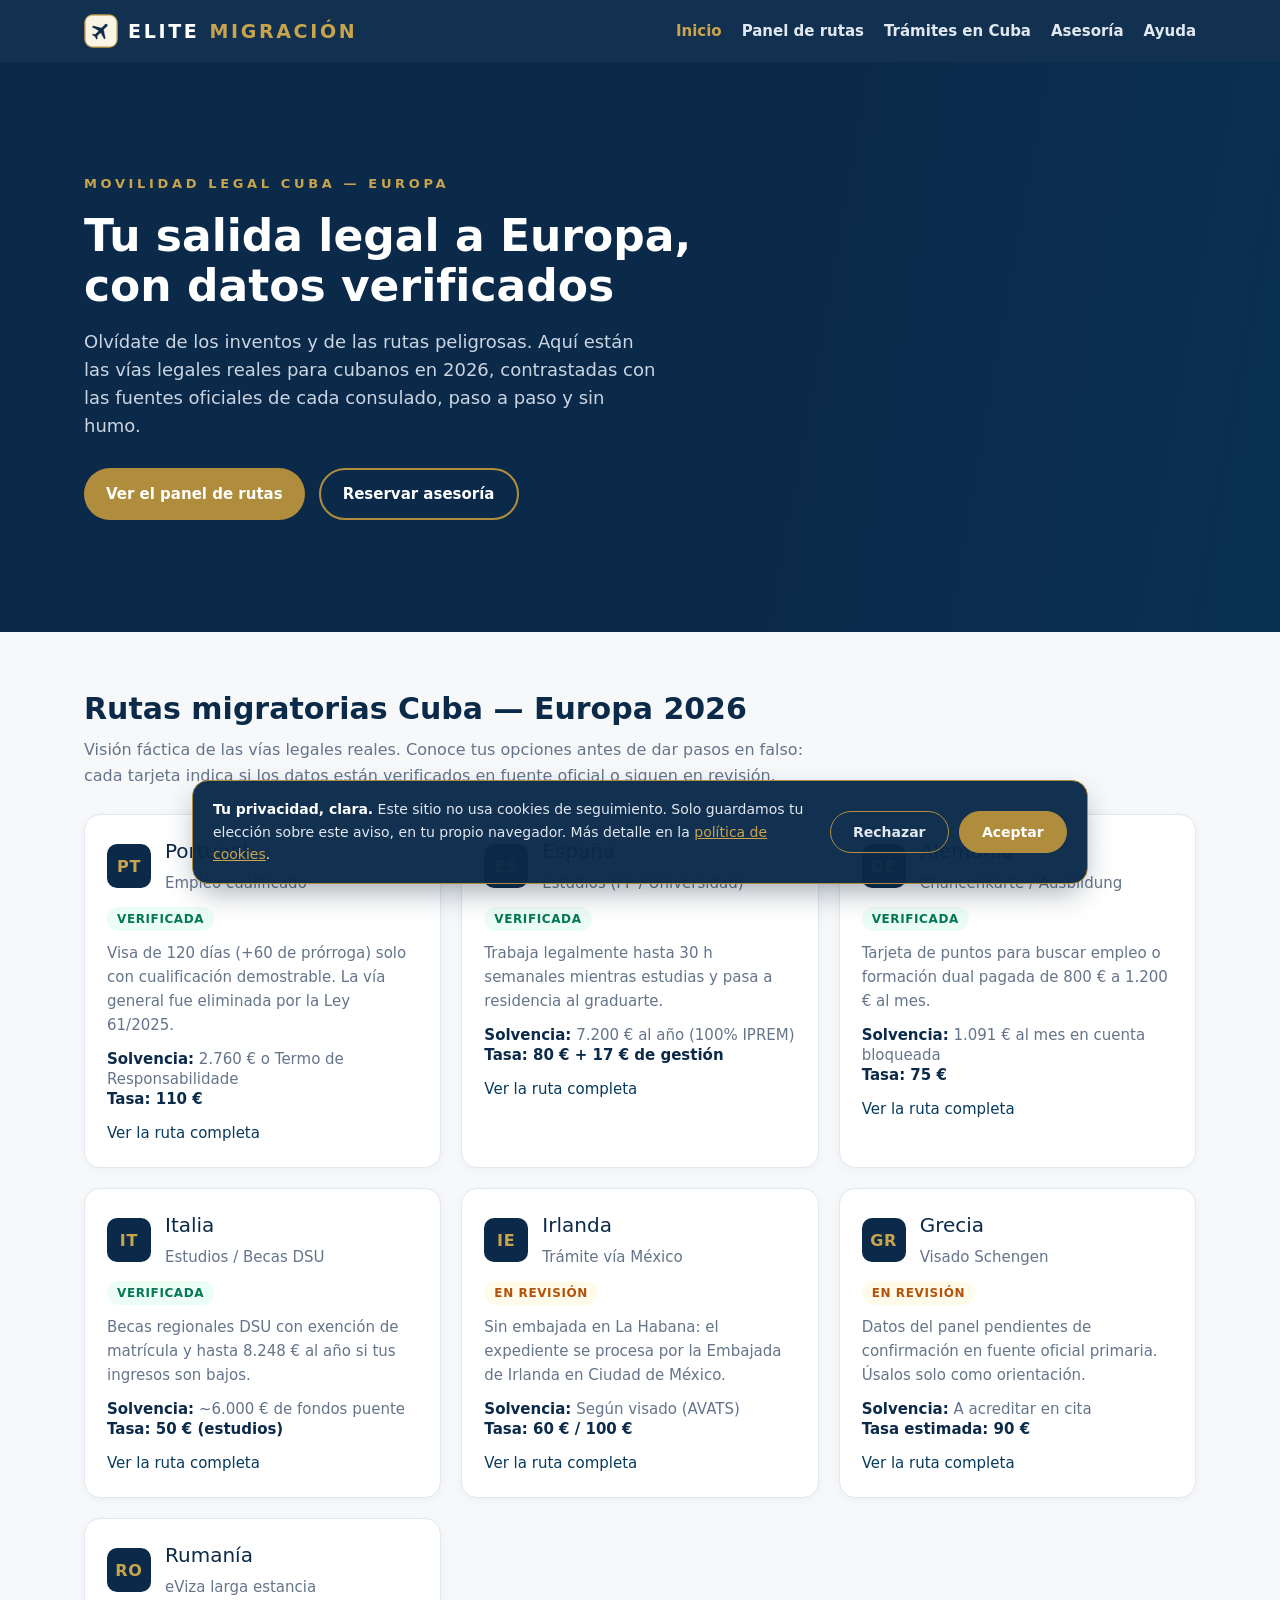
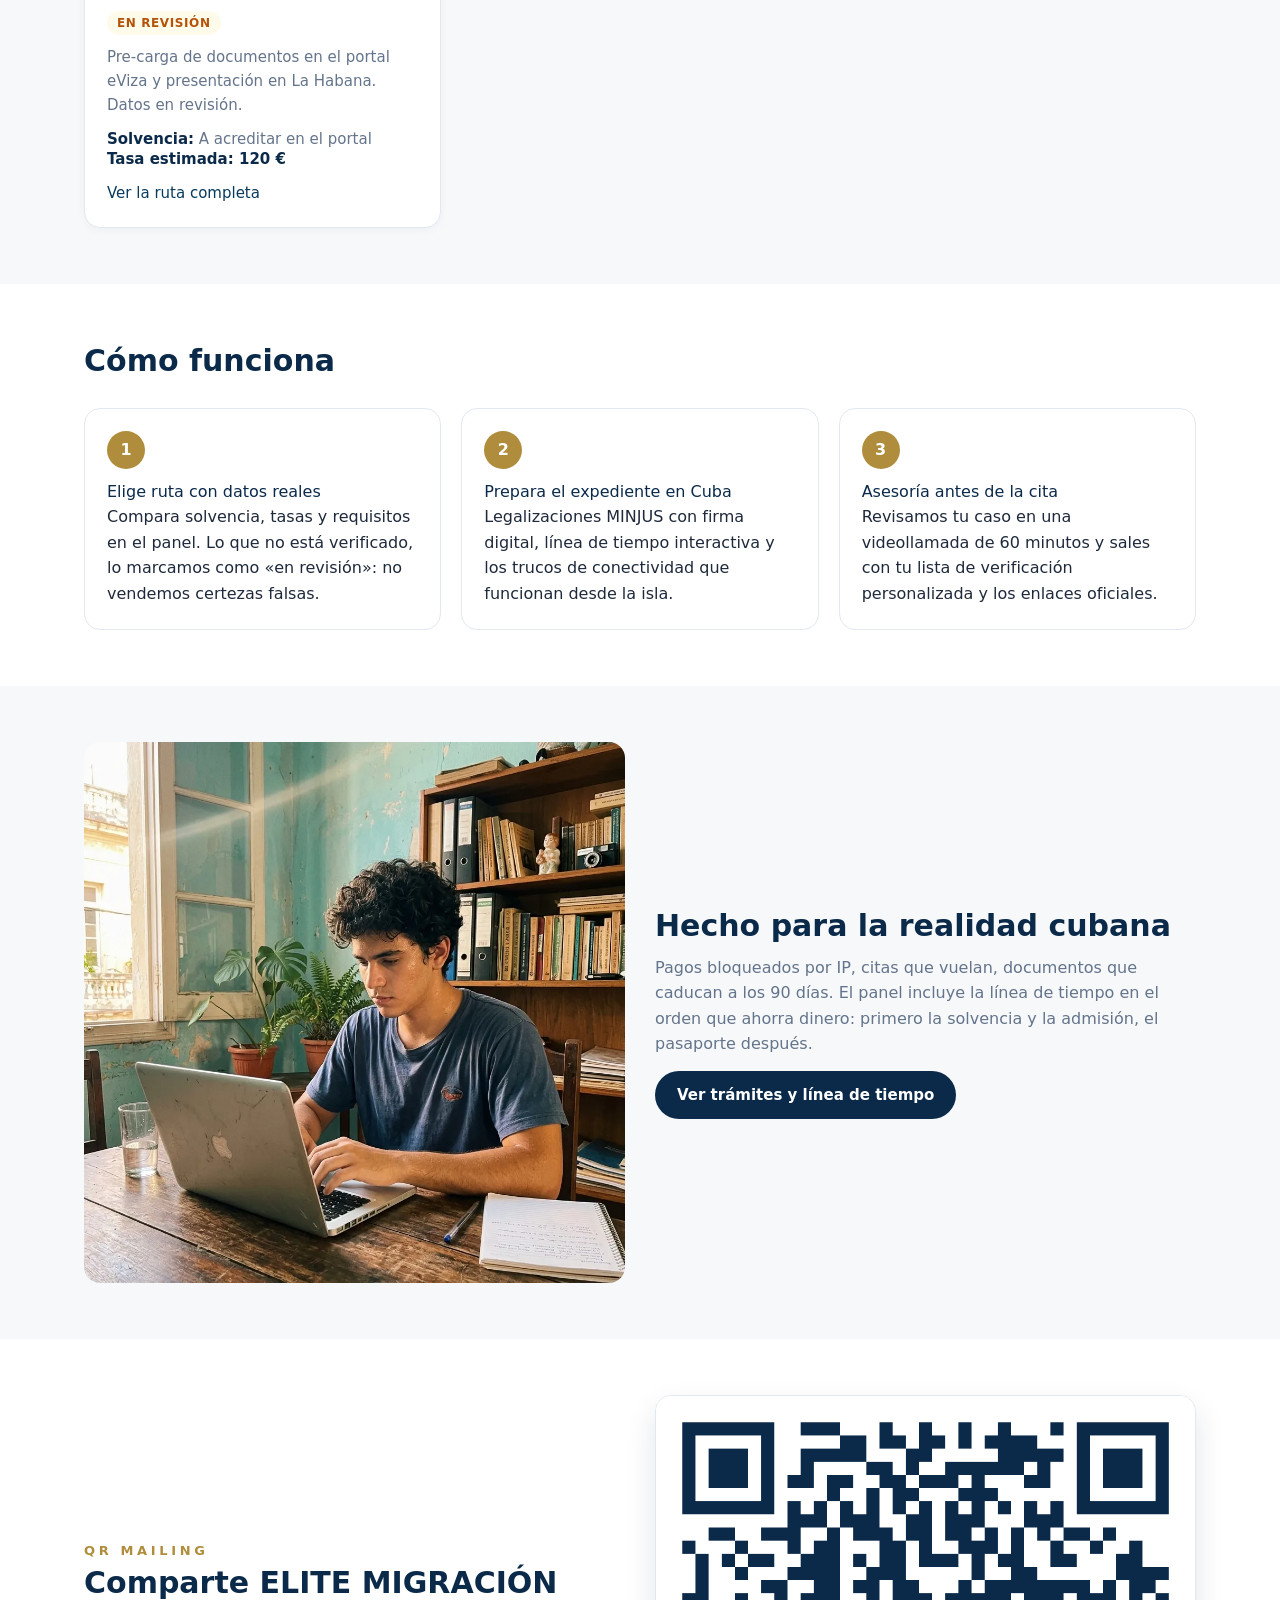
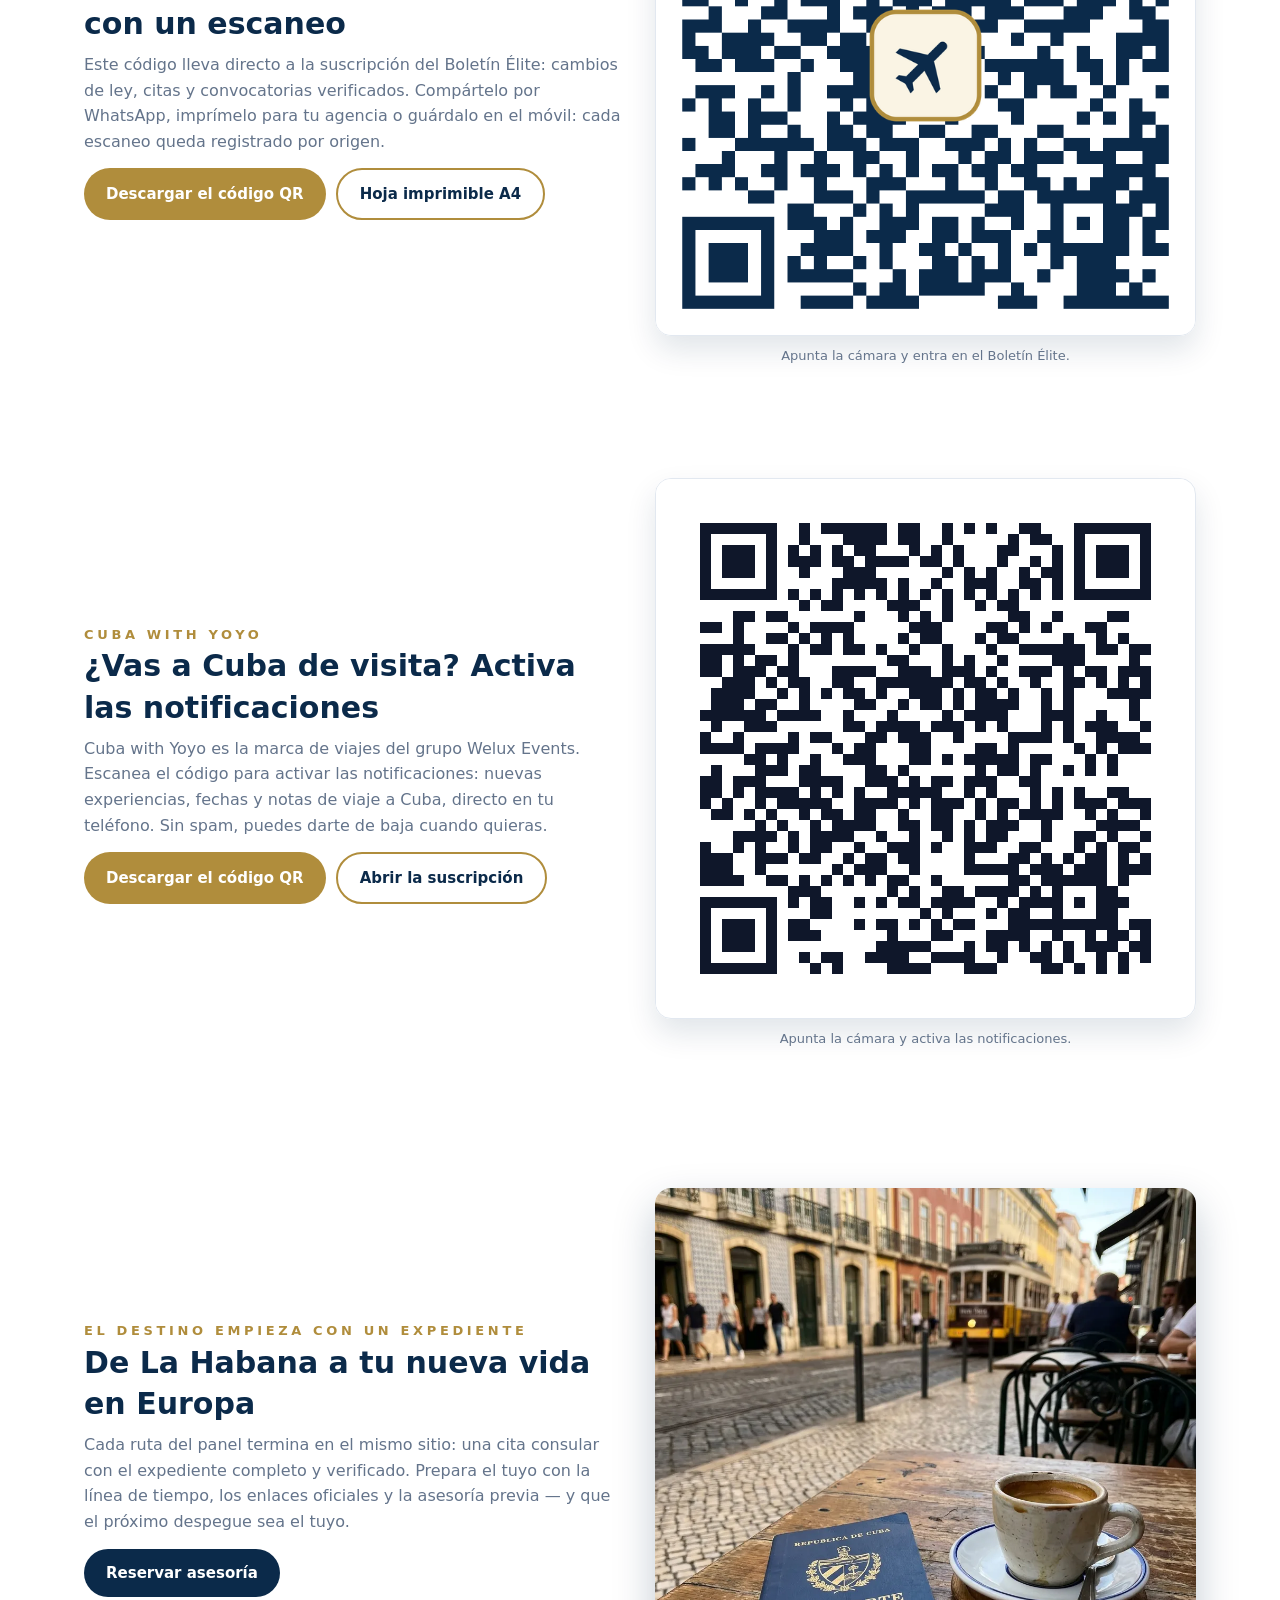
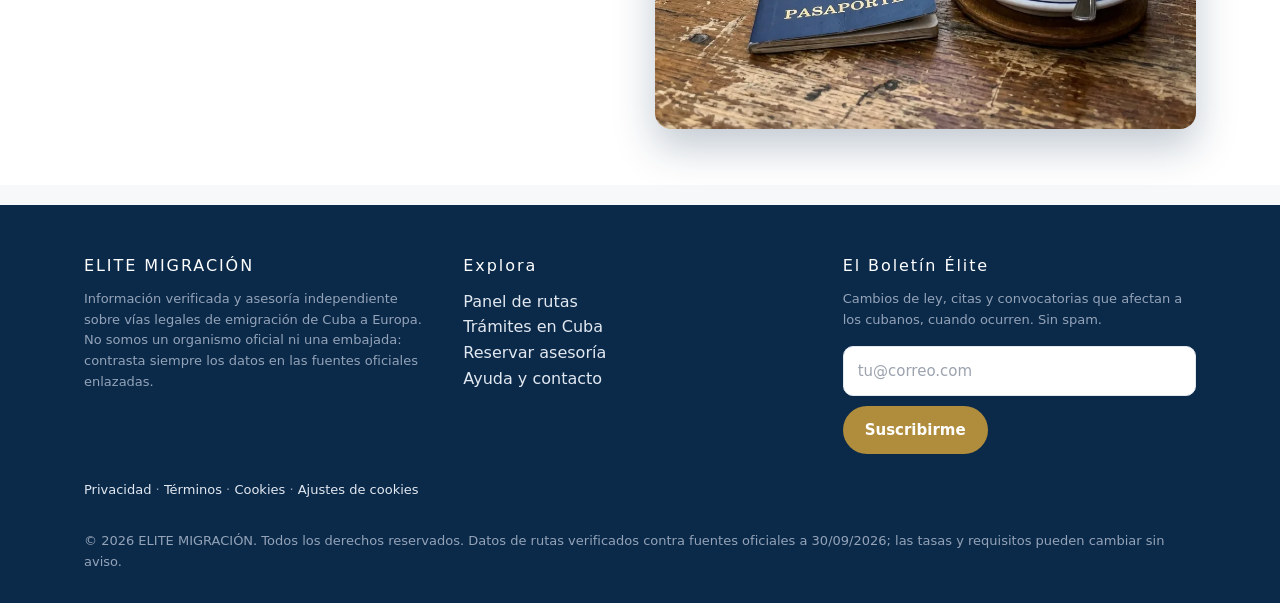
<file: public/index.html>
<!DOCTYPE html>
<html lang="es">
<head>
<meta charset="UTF-8"/>
<meta name="viewport" content="width=device-width, initial-scale=1.0"/>
<title>ELITE MIGRACIÓN | Tu salida legal a Europa, con datos verificados</title>
<meta name="description" content="Vías legales reales de emigración de Cuba a Europa en 2026: España, Portugal, Alemania, Italia y más, verificadas contra fuentes oficiales."/>
<meta property="og:title" content="ELITE MIGRACIÓN | Tu salida legal a Europa, con datos verificados"/>
<meta property="og:description" content="Vías legales reales de emigración de Cuba a Europa en 2026: España, Portugal, Alemania, Italia y más, verificadas contra fuentes oficiales."/>
<meta property="og:type" content="website"/>
<meta property="og:image" content="https://elite-migracion.pages.dev/assets/img/og-cover.jpg"/>
<meta property="og:image:width" content="1200"/>
<meta property="og:image:height" content="630"/>
<meta property="og:image:alt" content="ELITE MIGRACIÓN — Tu salida legal a Europa, con datos verificados"/>
<meta name="twitter:card" content="summary_large_image"/>
<meta name="twitter:image" content="https://elite-migracion.pages.dev/assets/img/og-cover.jpg"/>


<link rel="icon" type="image/svg+xml" href="assets/icons/favicon.svg"/>
<link rel="icon" type="image/png" sizes="32x32" href="assets/icons/favicon-32.png"/>
<link rel="apple-touch-icon" sizes="180x180" href="assets/icons/apple-touch-icon.png"/>
<link rel="stylesheet" href="assets/css/site.css"/>
</head>
<body>
<header class="site"><div class="wrap nav">
<a class="brand" href="index.html"><img src="assets/icons/apple-touch-icon.png" alt="Logotipo de ELITE MIGRACIÓN" width="34" height="34" style="border-radius:9px"/>ELITE <span>MIGRACIÓN</span></a>
<nav><a href="index.html" style="color:#C9A44C">Inicio</a><a href="dashboard.html">Panel de rutas</a><a href="tramites.html">Trámites en Cuba</a><a href="booking.html">Asesoría</a><a href="chat.html">Ayuda</a></nav>
</div></header>

<section class="relative overflow-hidden bg-navy !py-0 text-white">
<video class="absolute inset-0 h-full w-full object-cover" autoplay muted loop playsinline preload="auto" aria-hidden="true"><source src="assets/video/hero-loop.mp4?v=8s" type="video/mp4"/></video>
<div class="absolute inset-0" style="background:linear-gradient(100deg,rgba(11,42,74,.96) 30%,rgba(11,42,74,.72) 62%,rgba(6,58,94,.38))"></div>
<div class="relative mx-auto max-w-6xl px-5 py-24 md:py-28">
<p class="eyebrow">Movilidad legal Cuba — Europa</p>
<h1 class="mt-4 max-w-2xl text-4xl font-bold leading-[1.15] md:text-[44px]">Tu salida legal a Europa, con datos verificados</h1>
<p class="mt-4 max-w-xl text-lg text-slate-300">Olvídate de los inventos y de las rutas peligrosas. Aquí están las vías legales reales para cubanos en 2026, contrastadas con las fuentes oficiales de cada consulado, paso a paso y sin humo.</p>
<div class="mt-7 flex flex-wrap gap-3.5"><a class="btn" href="dashboard.html">Ver el panel de rutas</a><a class="btn ghost" style="color:#fff" href="booking.html">Reservar asesoría</a></div>
</div>
</section>

<section><div class="wrap">
<h2 class="title">Rutas migratorias Cuba — Europa 2026</h2>
<p class="lead">Visión fáctica de las vías legales reales. Conoce tus opciones antes de dar pasos en falso: cada tarjeta indica si los datos están verificados en fuente oficial o siguen en revisión.</p>
<div class="grid"><article class="card"><div class="top"><span class="code">PT</span><div><h3>Portugal</h3><p>Empleo cualificado</p></div></div>
<span class="chip ok">Verificada</span><p style="margin-top:10px">Visa de 120 días (+60 de prórroga) solo con cualificación demostrable. La vía general fue eliminada por la Ley 61/2025.</p>
<p class="kv"><b>Solvencia:</b> 2.760 € o Termo de Responsabilidade<br/><b>Tasa: 110 €</b></p>
<p style="margin-top:12px"><a href="dashboard.html#pt">Ver la ruta completa</a></p></article><article class="card"><div class="top"><span class="code">ES</span><div><h3>España</h3><p>Estudios (FP / Universidad)</p></div></div>
<span class="chip ok">Verificada</span><p style="margin-top:10px">Trabaja legalmente hasta 30 h semanales mientras estudias y pasa a residencia al graduarte.</p>
<p class="kv"><b>Solvencia:</b> 7.200 € al año (100% IPREM)<br/><b>Tasa: 80 € + 17 € de gestión</b></p>
<p style="margin-top:12px"><a href="dashboard.html#es">Ver la ruta completa</a></p></article><article class="card"><div class="top"><span class="code">DE</span><div><h3>Alemania</h3><p>Chancenkarte / Ausbildung</p></div></div>
<span class="chip ok">Verificada</span><p style="margin-top:10px">Tarjeta de puntos para buscar empleo o formación dual pagada de 800 € a 1.200 € al mes.</p>
<p class="kv"><b>Solvencia:</b> 1.091 € al mes en cuenta bloqueada<br/><b>Tasa: 75 €</b></p>
<p style="margin-top:12px"><a href="dashboard.html#de">Ver la ruta completa</a></p></article><article class="card"><div class="top"><span class="code">IT</span><div><h3>Italia</h3><p>Estudios / Becas DSU</p></div></div>
<span class="chip ok">Verificada</span><p style="margin-top:10px">Becas regionales DSU con exención de matrícula y hasta 8.248 € al año si tus ingresos son bajos.</p>
<p class="kv"><b>Solvencia:</b> ~6.000 € de fondos puente<br/><b>Tasa: 50 € (estudios)</b></p>
<p style="margin-top:12px"><a href="dashboard.html#it">Ver la ruta completa</a></p></article><article class="card"><div class="top"><span class="code">IE</span><div><h3>Irlanda</h3><p>Trámite vía México</p></div></div>
<span class="chip rev">En revisión</span><p style="margin-top:10px">Sin embajada en La Habana: el expediente se procesa por la Embajada de Irlanda en Ciudad de México.</p>
<p class="kv"><b>Solvencia:</b> Según visado (AVATS)<br/><b>Tasa: 60 € / 100 €</b></p>
<p style="margin-top:12px"><a href="dashboard.html#ie">Ver la ruta completa</a></p></article><article class="card"><div class="top"><span class="code">GR</span><div><h3>Grecia</h3><p>Visado Schengen</p></div></div>
<span class="chip rev">En revisión</span><p style="margin-top:10px">Datos del panel pendientes de confirmación en fuente oficial primaria. Úsalos solo como orientación.</p>
<p class="kv"><b>Solvencia:</b> A acreditar en cita<br/><b>Tasa estimada: 90 €</b></p>
<p style="margin-top:12px"><a href="dashboard.html#gr">Ver la ruta completa</a></p></article><article class="card"><div class="top"><span class="code">RO</span><div><h3>Rumanía</h3><p>eViza larga estancia</p></div></div>
<span class="chip rev">En revisión</span><p style="margin-top:10px">Pre-carga de documentos en el portal eViza y presentación en La Habana. Datos en revisión.</p>
<p class="kv"><b>Solvencia:</b> A acreditar en el portal<br/><b>Tasa estimada: 120 €</b></p>
<p style="margin-top:12px"><a href="dashboard.html#ro">Ver la ruta completa</a></p></article></div>
</div></section>

<section style="background:#fff"><div class="wrap">
<h2 class="title">Cómo funciona</h2>
<div class="steps">
<div class="step"><div class="n">1</div><h3>Elige ruta con datos reales</h3><p>Compara solvencia, tasas y requisitos en el panel. Lo que no está verificado, lo marcamos como «en revisión»: no vendemos certezas falsas.</p></div>
<div class="step"><div class="n">2</div><h3>Prepara el expediente en Cuba</h3><p>Legalizaciones MINJUS con firma digital, línea de tiempo interactiva y los trucos de conectividad que funcionan desde la isla.</p></div>
<div class="step"><div class="n">3</div><h3>Asesoría antes de la cita</h3><p>Revisamos tu caso en una videollamada de 60 minutos y sales con tu lista de verificación personalizada y los enlaces oficiales.</p></div>
</div>
</div></section>

<section><div class="wrap split">
<picture><source srcset="assets/img/cuban_youth_laptop_havana.webp" type="image/webp"/><img src="cuban_youth_laptop_havana.png" alt="Joven cubano preparando su expediente en La Habana" loading="lazy"/></picture>
<div><h2 class="title">Hecho para la realidad cubana</h2>
<p class="lead">Pagos bloqueados por IP, citas que vuelan, documentos que caducan a los 90 días. El panel incluye la línea de tiempo en el orden que ahorra dinero: primero la solvencia y la admisión, el pasaporte después.</p>
<p style="margin-top:14px"><a class="btn navy" href="tramites.html">Ver trámites y línea de tiempo</a></p></div>
</div></section>

<section style="background:#fff"><div class="wrap split">
<div><p class="eyebrow" style="color:#B08D3C">QR Mailing</p>
<h2 class="title">Comparte ELITE MIGRACIÓN con un escaneo</h2>
<p class="lead">Este código lleva directo a la suscripción del Boletín Élite: cambios de ley, citas y convocatorias verificados. Compártelo por WhatsApp, imprímelo para tu agencia o guárdalo en el móvil: cada escaneo queda registrado por origen.</p>
<p style="margin-top:14px;display:flex;gap:10px;flex-wrap:wrap"><a class="btn" href="assets/qr/qr-flyer.png" download>Descargar el código QR</a><a class="btn ghost" href="assets/qr/hoja-qr-flyer.png" download>Hoja imprimible A4</a></p></div>
<div style="text-align:center"><img src="assets/qr/qr-flyer.png" alt="Código QR de suscripción al Boletín Élite de ELITE MIGRACIÓN" width="300" height="300" loading="lazy" style="border:1px solid #E2E8F0;border-radius:16px;box-shadow:0 14px 30px rgba(11,42,74,.12)"/><p class="note">Apunta la cámara y entra en el Boletín Élite.</p></div>
</div></section>

<section style="background:#fff"><div class="wrap split">
<div><p class="eyebrow" style="color:#B08D3C">Cuba with Yoyo</p>
<h2 class="title">¿Vas a Cuba de visita? Activa las notificaciones</h2>
<p class="lead">Cuba with Yoyo es la marca de viajes del grupo Welux Events. Escanea el código para activar las notificaciones: nuevas experiencias, fechas y notas de viaje a Cuba, directo en tu teléfono. Sin spam, puedes darte de baja cuando quieras.</p>
<p style="margin-top:14px;display:flex;gap:10px;flex-wrap:wrap"><a class="btn" href="assets/qr/scanpush-cuba-with-yoyo.svg" download>Descargar el código QR</a><a class="btn ghost" href="https://qr.cubawithyoyo.com/?qr=cuba-with-yoyo">Abrir la suscripción</a></p></div>
<div style="text-align:center"><img src="assets/qr/scanpush-cuba-with-yoyo.svg" alt="Código QR para activar las notificaciones de Cuba with Yoyo" width="300" height="300" loading="lazy" style="border:1px solid #E2E8F0;border-radius:16px;box-shadow:0 14px 30px rgba(11,42,74,.12)"/><p class="note">Apunta la cámara y activa las notificaciones.</p></div>
</div></section>

<section class="bg-white"><div class="mx-auto grid max-w-6xl items-center gap-[30px] px-5 md:grid-cols-2">
<div><p class="eyebrow" style="color:#B08D3C">El destino empieza con un expediente</p>
<h2 class="title">De La Habana a tu nueva vida en Europa</h2>
<p class="lead">Cada ruta del panel termina en el mismo sitio: una cita consular con el expediente completo y verificado. Prepara el tuyo con la línea de tiempo, los enlaces oficiales y la asesoría previa — y que el próximo despegue sea el tuyo.</p>
<p style="margin-top:14px"><a class="btn navy" href="booking.html">Reservar asesoría</a></p></div>
<video autoplay muted loop playsinline preload="metadata" poster="assets/img/lisbon_cafe_passport.webp" style="width:100%;border-radius:16px;box-shadow:0 18px 40px rgba(11,42,74,.25)"><source src="assets/video/hero.mp4" type="video/mp4"/></video>
</div></section>

<footer class="site"><div class="wrap">
<div class="fgrid">
<div><h4>ELITE MIGRACIÓN</h4>
<p class="small" style="margin-top:10px">Información verificada y asesoría independiente sobre vías legales de emigración de Cuba a Europa. No somos un organismo oficial ni una embajada: contrasta siempre los datos en las fuentes oficiales enlazadas.</p></div>
<div><h4>Explora</h4>
<p style="margin-top:10px"><a href="dashboard.html">Panel de rutas</a><br/><a href="tramites.html">Trámites en Cuba</a><br/><a href="booking.html">Reservar asesoría</a><br/><a href="chat.html">Ayuda y contacto</a></p></div>
<div><h4>El Boletín Élite</h4>
<p class="small" style="margin-top:10px">Cambios de ley, citas y convocatorias que afectan a los cubanos, cuando ocurren. Sin spam.</p>
<form class="news" id="news-form" novalidate>
<input type="email" name="email" required placeholder="tu@correo.com" aria-label="Correo electrónico"/>
<input type="text" name="company" tabindex="-1" autocomplete="off" aria-hidden="true" style="display:none"/>
<button class="btn" type="submit">Suscribirme</button>
<p class="status" id="news-status" role="status"></p>
</form></div>
</div>
<p class="small" style="margin-top:26px"><a href="privacidad.html">Privacidad</a> · <a href="terminos.html">Términos</a> · <a href="cookies.html">Cookies</a> · <a href="#" data-elite-cookie-settings>Ajustes de cookies</a></p>
<p class="small" style="margin-top:30px">© 2026 ELITE MIGRACIÓN. Todos los derechos reservados. Datos de rutas verificados contra fuentes oficiales a 30/09/2026; las tasas y requisitos pueden cambiar sin aviso.</p>
</div></footer>
<script>
(function(){var f=document.getElementById('news-form');if(!f)return;var st=document.getElementById('news-status');
var src=(new URLSearchParams(location.search).get('src')||'').slice(0,40);
f.addEventListener('submit',function(e){e.preventDefault();var em=f.querySelector('input[name=email]').value.trim();
if(!em||em.indexOf('@')<0){st.textContent='Escribe un correo válido.';return;}
fetch('/api/newsletter',{method:'POST',headers:{'Content-Type':'application/json'},body:JSON.stringify({email:em,company:f.querySelector('input[name=company]').value,src:src})})
.then(function(r){return r.json();}).then(function(b){st.textContent=b&&b.ok?'Gracias: ya estás dentro del Boletín Élite.':'Algo salió mal. Inténtalo de nuevo.';if(b&&b.ok)f.reset();})
.catch(function(){st.textContent='Algo salió mal. Inténtalo de nuevo.';});});})();
</script>
<style>
#elite-cookie{display:none;position:fixed;left:0;right:0;bottom:0;z-index:9999;padding:1rem;justify-content:center}
#elite-cookie.cw-show{display:flex}
#elite-cookie .in{max-width:56rem;width:100%;background:rgba(11,42,74,.97);border:1px solid #B08D3C;border-radius:1rem;box-shadow:0 12px 32px -8px rgba(6,30,52,.45);padding:1.1rem 1.25rem;display:flex;flex-wrap:wrap;gap:.9rem 1.25rem;align-items:center;justify-content:space-between;color:#E2E8F0;font-size:14px;line-height:1.6}
#elite-cookie a{color:#C9A44C;text-decoration:underline}
#elite-cookie .acts{display:flex;gap:.6rem;flex-wrap:wrap}
#elite-cookie button{font:inherit;font-weight:700;border-radius:999px;padding:.55rem 1.4rem;cursor:pointer;border:1px solid #B08D3C}
#elite-cookie .ok{background:#B08D3C;color:#fff}
#elite-cookie .no{background:transparent;color:#E2E8F0}
</style>
<div id="elite-cookie" role="dialog" aria-label="Aviso de cookies">
<div class="in">
<p style="margin:0;flex:1 1 330px"><strong style="color:#fff">Tu privacidad, clara.</strong> Este sitio no usa cookies de seguimiento. Solo guardamos tu elección sobre este aviso, en tu propio navegador. Más detalle en la <a href="cookies.html">política de cookies</a>.</p>
<div class="acts">
<button type="button" class="no" data-elite-reject>Rechazar</button>
<button type="button" class="ok" data-elite-accept>Aceptar</button>
</div>
</div>
</div>
<script>
(function(){var KEY='elite_cookie_consent';var b=document.getElementById('elite-cookie');
function get(){try{return localStorage.getItem(KEY);}catch(e){return null;}}
function set(v){try{localStorage.setItem(KEY,v);}catch(e){}}
function show(){if(b)b.classList.add('cw-show');}
function hide(){if(b)b.classList.remove('cw-show');}
document.querySelectorAll('[data-elite-accept]').forEach(function(el){el.addEventListener('click',function(){set('accepted');hide();});});
document.querySelectorAll('[data-elite-reject]').forEach(function(el){el.addEventListener('click',function(){set('rejected');hide();});});
document.querySelectorAll('[data-elite-cookie-settings]').forEach(function(el){el.addEventListener('click',function(ev){ev.preventDefault();show();});});
window.eliteOpenCookieSettings=show;
if(!get())show();})();
</script>
</body>
</html>
</file>
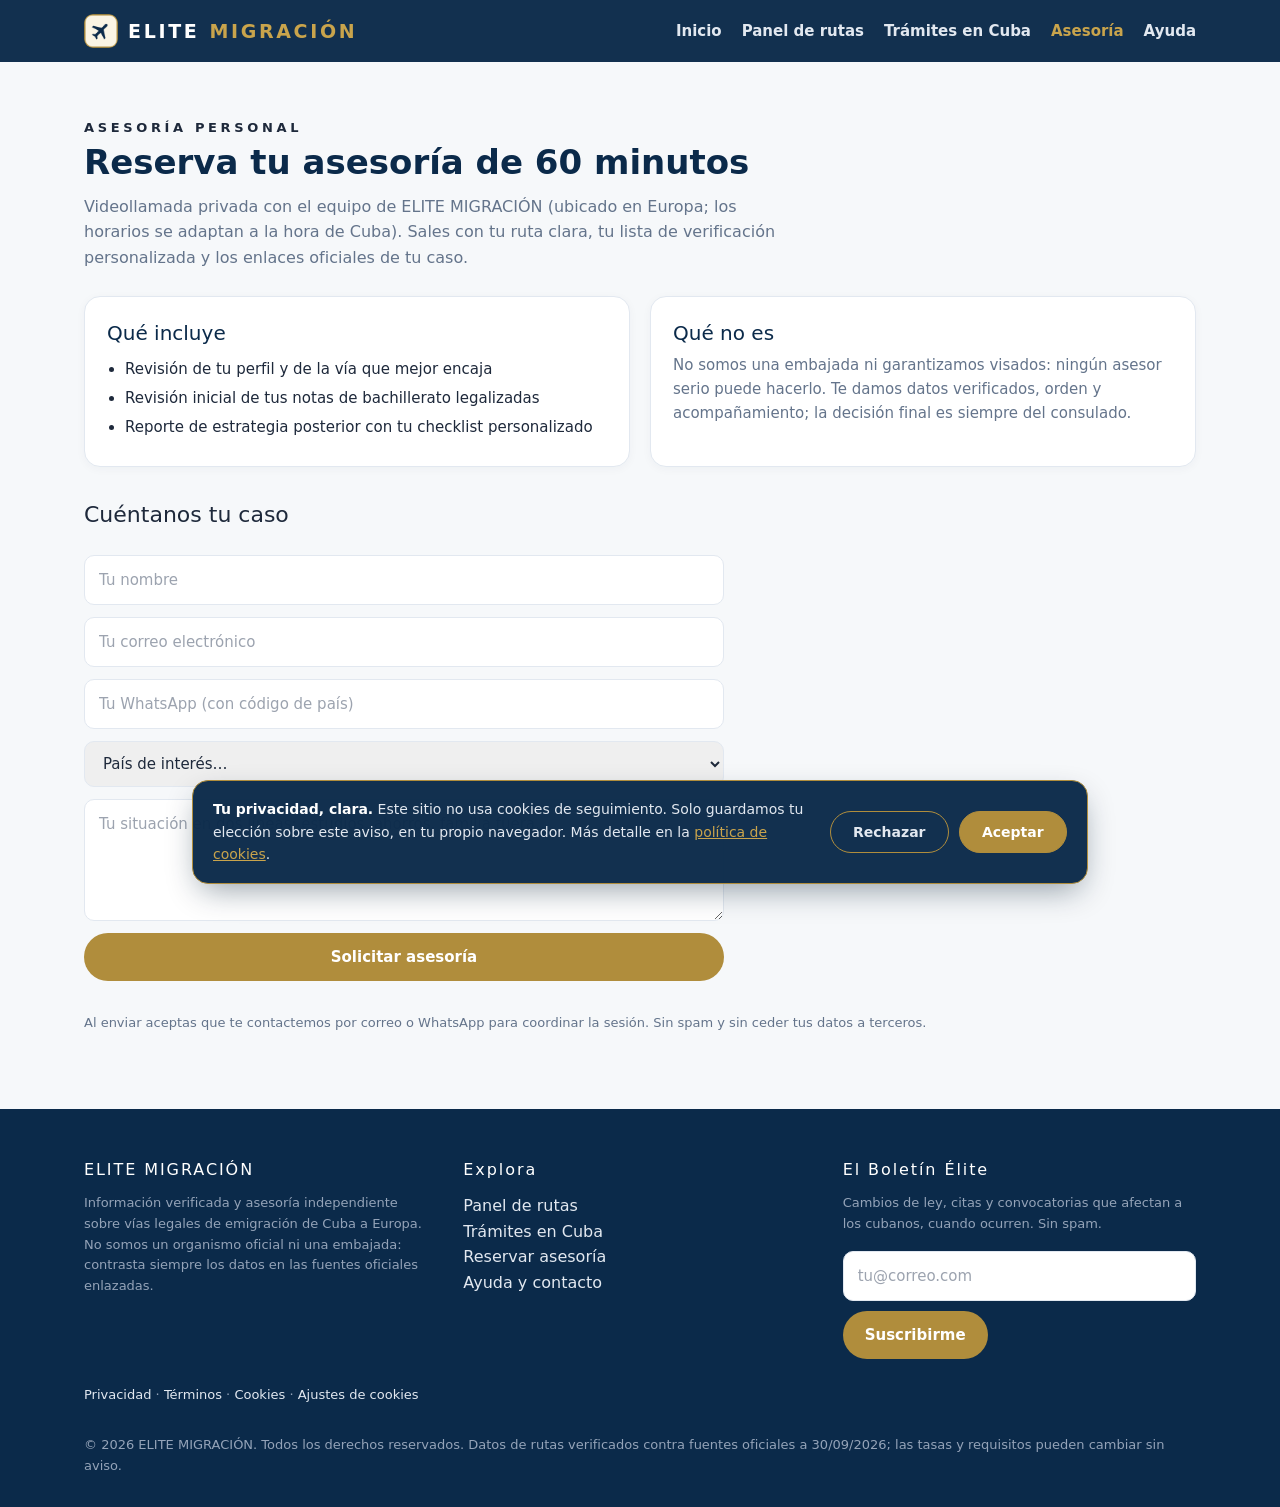
<file: public/booking.html>
<!DOCTYPE html>
<html lang="es">
<head>
<meta charset="UTF-8"/>
<meta name="viewport" content="width=device-width, initial-scale=1.0"/>
<title>ELITE MIGRACIÓN | Reserva tu asesoría</title>
<meta name="description" content="Asesoría personal de 60 minutos por videollamada sobre vías legales de emigración de Cuba a Europa."/>
<meta property="og:title" content="ELITE MIGRACIÓN | Reserva tu asesoría"/>
<meta property="og:description" content="Asesoría personal de 60 minutos por videollamada sobre vías legales de emigración de Cuba a Europa."/>
<meta property="og:type" content="website"/>
<meta property="og:image" content="https://elite-migracion.pages.dev/assets/img/og-cover.jpg"/>
<meta property="og:image:width" content="1200"/>
<meta property="og:image:height" content="630"/>
<meta property="og:image:alt" content="ELITE MIGRACIÓN — Tu salida legal a Europa, con datos verificados"/>
<meta name="twitter:card" content="summary_large_image"/>
<meta name="twitter:image" content="https://elite-migracion.pages.dev/assets/img/og-cover.jpg"/>


<link rel="icon" type="image/svg+xml" href="assets/icons/favicon.svg"/>
<link rel="icon" type="image/png" sizes="32x32" href="assets/icons/favicon-32.png"/>
<link rel="apple-touch-icon" sizes="180x180" href="assets/icons/apple-touch-icon.png"/>
<link rel="stylesheet" href="assets/css/site.css"/>
</head>
<body>
<header class="site"><div class="wrap nav">
<a class="brand" href="index.html"><img src="assets/icons/apple-touch-icon.png" alt="Logotipo de ELITE MIGRACIÓN" width="34" height="34" style="border-radius:9px"/>ELITE <span>MIGRACIÓN</span></a>
<nav><a href="index.html">Inicio</a><a href="dashboard.html">Panel de rutas</a><a href="tramites.html">Trámites en Cuba</a><a href="booking.html" style="color:#C9A44C">Asesoría</a><a href="chat.html">Ayuda</a></nav>
</div></header>

<section><div class="wrap">
<p class="eyebrow" style="color:var(--gold)">Asesoría personal</p>
<h2 class="title" style="font-size:34px">Reserva tu asesoría de 60 minutos</h2>
<p class="lead">Videollamada privada con el equipo de ELITE MIGRACIÓN (ubicado en Europa; los horarios se adaptan a la hora de Cuba). Sales con tu ruta clara, tu lista de verificación personalizada y los enlaces oficiales de tu caso.</p>
<div class="grid" style="grid-template-columns:repeat(auto-fit,minmax(260px,1fr))">
<article class="card"><h3>Qué incluye</h3><ul class="reqs"><li>Revisión de tu perfil y de la vía que mejor encaja</li><li>Revisión inicial de tus notas de bachillerato legalizadas</li><li>Reporte de estrategia posterior con tu checklist personalizado</li></ul></article>
<article class="card"><h3>Qué no es</h3><p>No somos una embajada ni garantizamos visados: ningún asesor serio puede hacerlo. Te damos datos verificados, orden y acompañamiento; la decisión final es siempre del consulado.</p></article>
</div>
<h3 style="color:var(--navy);margin-top:30px;font-size:22px">Cuéntanos tu caso</h3>
<form class="lead" id="lead-form" novalidate>
<input type="text" name="nombre" required placeholder="Tu nombre" aria-label="Nombre"/>
<input type="email" name="email" placeholder="Tu correo electrónico" aria-label="Correo"/>
<input type="text" name="whatsapp" placeholder="Tu WhatsApp (con código de país)" aria-label="WhatsApp"/>
<select name="pais" aria-label="País de interés">
<option value="">País de interés…</option><option>España</option><option>Portugal</option><option>Alemania</option><option>Italia</option><option>Irlanda</option><option>Grecia</option><option>Rumanía</option><option>Aún no lo sé</option>
</select>
<textarea name="mensaje" rows="4" placeholder="Tu situación en dos líneas: estudios, ahorros, familia fuera…" aria-label="Mensaje"></textarea>
<input type="text" name="company" tabindex="-1" autocomplete="off" aria-hidden="true" style="display:none"/>
<button class="btn" type="submit">Solicitar asesoría</button>
<p class="status" id="lead-status" role="status"></p>
</form>
<p class="note">Al enviar aceptas que te contactemos por correo o WhatsApp para coordinar la sesión. Sin spam y sin ceder tus datos a terceros.</p>
</div></section>
<script>
(function(){var f=document.getElementById('lead-form');var st=document.getElementById('lead-status');
f.addEventListener('submit',function(e){e.preventDefault();
var g=function(n){var el=f.querySelector('[name='+n+']');return el?el.value.trim():'';};
var data={tipo:'asesoria',nombre:g('nombre'),email:g('email'),whatsapp:g('whatsapp'),pais:g('pais'),mensaje:g('mensaje'),company:g('company')};
if(!data.nombre||(!data.email&&!data.whatsapp)){st.textContent='Déjanos tu nombre y al menos un correo o un WhatsApp.';return;}
fetch('/api/lead',{method:'POST',headers:{'Content-Type':'application/json'},body:JSON.stringify(data)})
.then(function(r){return r.json();}).then(function(b){st.textContent=b&&b.ok?'Solicitud recibida. Te contactamos en 24–48 horas para fijar la videollamada.':'Algo salió mal. Inténtalo de nuevo.';if(b&&b.ok)f.reset();})
.catch(function(){st.textContent='Algo salió mal. Inténtalo de nuevo.';});});})();
</script>

<footer class="site"><div class="wrap">
<div class="fgrid">
<div><h4>ELITE MIGRACIÓN</h4>
<p class="small" style="margin-top:10px">Información verificada y asesoría independiente sobre vías legales de emigración de Cuba a Europa. No somos un organismo oficial ni una embajada: contrasta siempre los datos en las fuentes oficiales enlazadas.</p></div>
<div><h4>Explora</h4>
<p style="margin-top:10px"><a href="dashboard.html">Panel de rutas</a><br/><a href="tramites.html">Trámites en Cuba</a><br/><a href="booking.html">Reservar asesoría</a><br/><a href="chat.html">Ayuda y contacto</a></p></div>
<div><h4>El Boletín Élite</h4>
<p class="small" style="margin-top:10px">Cambios de ley, citas y convocatorias que afectan a los cubanos, cuando ocurren. Sin spam.</p>
<form class="news" id="news-form" novalidate>
<input type="email" name="email" required placeholder="tu@correo.com" aria-label="Correo electrónico"/>
<input type="text" name="company" tabindex="-1" autocomplete="off" aria-hidden="true" style="display:none"/>
<button class="btn" type="submit">Suscribirme</button>
<p class="status" id="news-status" role="status"></p>
</form></div>
</div>
<p class="small" style="margin-top:26px"><a href="privacidad.html">Privacidad</a> · <a href="terminos.html">Términos</a> · <a href="cookies.html">Cookies</a> · <a href="#" data-elite-cookie-settings>Ajustes de cookies</a></p>
<p class="small" style="margin-top:30px">© 2026 ELITE MIGRACIÓN. Todos los derechos reservados. Datos de rutas verificados contra fuentes oficiales a 30/09/2026; las tasas y requisitos pueden cambiar sin aviso.</p>
</div></footer>
<script>
(function(){var f=document.getElementById('news-form');if(!f)return;var st=document.getElementById('news-status');
var src=(new URLSearchParams(location.search).get('src')||'').slice(0,40);
f.addEventListener('submit',function(e){e.preventDefault();var em=f.querySelector('input[name=email]').value.trim();
if(!em||em.indexOf('@')<0){st.textContent='Escribe un correo válido.';return;}
fetch('/api/newsletter',{method:'POST',headers:{'Content-Type':'application/json'},body:JSON.stringify({email:em,company:f.querySelector('input[name=company]').value,src:src})})
.then(function(r){return r.json();}).then(function(b){st.textContent=b&&b.ok?'Gracias: ya estás dentro del Boletín Élite.':'Algo salió mal. Inténtalo de nuevo.';if(b&&b.ok)f.reset();})
.catch(function(){st.textContent='Algo salió mal. Inténtalo de nuevo.';});});})();
</script>
<style>
#elite-cookie{display:none;position:fixed;left:0;right:0;bottom:0;z-index:9999;padding:1rem;justify-content:center}
#elite-cookie.cw-show{display:flex}
#elite-cookie .in{max-width:56rem;width:100%;background:rgba(11,42,74,.97);border:1px solid #B08D3C;border-radius:1rem;box-shadow:0 12px 32px -8px rgba(6,30,52,.45);padding:1.1rem 1.25rem;display:flex;flex-wrap:wrap;gap:.9rem 1.25rem;align-items:center;justify-content:space-between;color:#E2E8F0;font-size:14px;line-height:1.6}
#elite-cookie a{color:#C9A44C;text-decoration:underline}
#elite-cookie .acts{display:flex;gap:.6rem;flex-wrap:wrap}
#elite-cookie button{font:inherit;font-weight:700;border-radius:999px;padding:.55rem 1.4rem;cursor:pointer;border:1px solid #B08D3C}
#elite-cookie .ok{background:#B08D3C;color:#fff}
#elite-cookie .no{background:transparent;color:#E2E8F0}
</style>
<div id="elite-cookie" role="dialog" aria-label="Aviso de cookies">
<div class="in">
<p style="margin:0;flex:1 1 330px"><strong style="color:#fff">Tu privacidad, clara.</strong> Este sitio no usa cookies de seguimiento. Solo guardamos tu elección sobre este aviso, en tu propio navegador. Más detalle en la <a href="cookies.html">política de cookies</a>.</p>
<div class="acts">
<button type="button" class="no" data-elite-reject>Rechazar</button>
<button type="button" class="ok" data-elite-accept>Aceptar</button>
</div>
</div>
</div>
<script>
(function(){var KEY='elite_cookie_consent';var b=document.getElementById('elite-cookie');
function get(){try{return localStorage.getItem(KEY);}catch(e){return null;}}
function set(v){try{localStorage.setItem(KEY,v);}catch(e){}}
function show(){if(b)b.classList.add('cw-show');}
function hide(){if(b)b.classList.remove('cw-show');}
document.querySelectorAll('[data-elite-accept]').forEach(function(el){el.addEventListener('click',function(){set('accepted');hide();});});
document.querySelectorAll('[data-elite-reject]').forEach(function(el){el.addEventListener('click',function(){set('rejected');hide();});});
document.querySelectorAll('[data-elite-cookie-settings]').forEach(function(el){el.addEventListener('click',function(ev){ev.preventDefault();show();});});
window.eliteOpenCookieSettings=show;
if(!get())show();})();
</script>
</body>
</html>
</file>
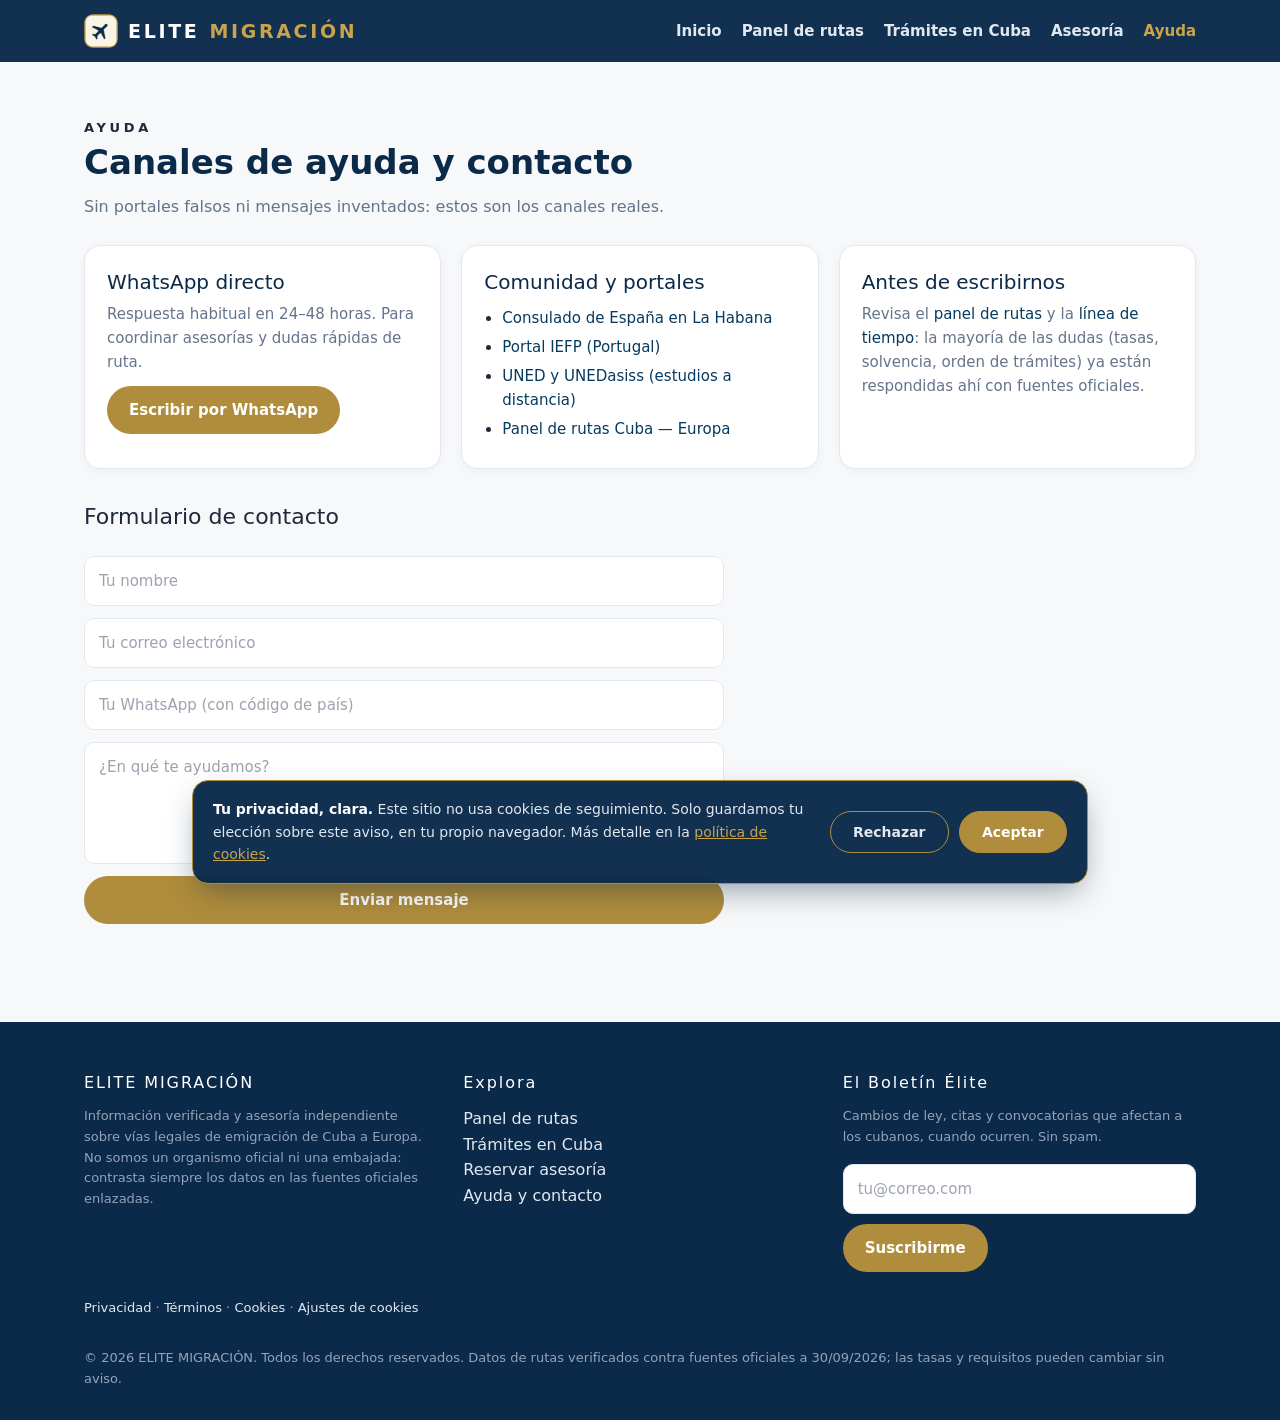
<file: public/chat.html>
<!DOCTYPE html>
<html lang="es">
<head>
<meta charset="UTF-8"/>
<meta name="viewport" content="width=device-width, initial-scale=1.0"/>
<title>ELITE MIGRACIÓN | Ayuda y contacto</title>
<meta name="description" content="Canales reales de ayuda de ELITE MIGRACIÓN: WhatsApp, portales oficiales y formulario de contacto."/>
<meta property="og:title" content="ELITE MIGRACIÓN | Ayuda y contacto"/>
<meta property="og:description" content="Canales reales de ayuda de ELITE MIGRACIÓN: WhatsApp, portales oficiales y formulario de contacto."/>
<meta property="og:type" content="website"/>
<meta property="og:image" content="https://elite-migracion.pages.dev/assets/img/og-cover.jpg"/>
<meta property="og:image:width" content="1200"/>
<meta property="og:image:height" content="630"/>
<meta property="og:image:alt" content="ELITE MIGRACIÓN — Tu salida legal a Europa, con datos verificados"/>
<meta name="twitter:card" content="summary_large_image"/>
<meta name="twitter:image" content="https://elite-migracion.pages.dev/assets/img/og-cover.jpg"/>


<link rel="icon" type="image/svg+xml" href="assets/icons/favicon.svg"/>
<link rel="icon" type="image/png" sizes="32x32" href="assets/icons/favicon-32.png"/>
<link rel="apple-touch-icon" sizes="180x180" href="assets/icons/apple-touch-icon.png"/>
<link rel="stylesheet" href="assets/css/site.css"/>
</head>
<body>
<header class="site"><div class="wrap nav">
<a class="brand" href="index.html"><img src="assets/icons/apple-touch-icon.png" alt="Logotipo de ELITE MIGRACIÓN" width="34" height="34" style="border-radius:9px"/>ELITE <span>MIGRACIÓN</span></a>
<nav><a href="index.html">Inicio</a><a href="dashboard.html">Panel de rutas</a><a href="tramites.html">Trámites en Cuba</a><a href="booking.html">Asesoría</a><a href="chat.html" style="color:#C9A44C">Ayuda</a></nav>
</div></header>

<section><div class="wrap">
<p class="eyebrow" style="color:var(--gold)">Ayuda</p>
<h2 class="title" style="font-size:34px">Canales de ayuda y contacto</h2>
<p class="lead">Sin portales falsos ni mensajes inventados: estos son los canales reales.</p>
<div class="grid">
<article class="card"><h3>WhatsApp directo</h3><p>Respuesta habitual en 24–48 horas. Para coordinar asesorías y dudas rápidas de ruta.</p><p style="margin-top:12px"><a class="btn" href="https://wa.me/352621430283" target="_blank" rel="noopener">Escribir por WhatsApp</a></p></article>
<article class="card"><h3>Comunidad y portales</h3><ul class="reqs">
<li><a href="https://www.exteriores.gob.es/Consulados/lahabana" target="_blank" rel="noopener">Consulado de España en La Habana</a></li>
<li><a href="https://iefponline.iefp.pt/" target="_blank" rel="noopener">Portal IEFP (Portugal)</a></li>
<li><a href="https://www.uned.es" target="_blank" rel="noopener">UNED y UNEDasiss (estudios a distancia)</a></li>
<li><a href="dashboard.html">Panel de rutas Cuba — Europa</a></li></ul></article>
<article class="card"><h3>Antes de escribirnos</h3><p>Revisa el <a href="dashboard.html">panel de rutas</a> y la <a href="tramites.html">línea de tiempo</a>: la mayoría de las dudas (tasas, solvencia, orden de trámites) ya están respondidas ahí con fuentes oficiales.</p></article>
</div>
<h3 style="color:var(--navy);margin-top:30px;font-size:22px">Formulario de contacto</h3>
<form class="lead" id="contact-form" novalidate>
<input type="text" name="nombre" required placeholder="Tu nombre" aria-label="Nombre"/>
<input type="email" name="email" placeholder="Tu correo electrónico" aria-label="Correo"/>
<input type="text" name="whatsapp" placeholder="Tu WhatsApp (con código de país)" aria-label="WhatsApp"/>
<textarea name="mensaje" rows="4" placeholder="¿En qué te ayudamos?" aria-label="Mensaje"></textarea>
<input type="text" name="company" tabindex="-1" autocomplete="off" aria-hidden="true" style="display:none"/>
<button class="btn" type="submit">Enviar mensaje</button>
<p class="status" id="contact-status" role="status"></p>
</form>
</div></section>
<script>
(function(){var f=document.getElementById('contact-form');var st=document.getElementById('contact-status');
f.addEventListener('submit',function(e){e.preventDefault();
var g=function(n){var el=f.querySelector('[name='+n+']');return el?el.value.trim():'';};
var data={tipo:'contacto',nombre:g('nombre'),email:g('email'),whatsapp:g('whatsapp'),pais:'',mensaje:g('mensaje'),company:g('company')};
if(!data.nombre||(!data.email&&!data.whatsapp)||!data.mensaje){st.textContent='Completa tu nombre, un contacto y el mensaje.';return;}
fetch('/api/lead',{method:'POST',headers:{'Content-Type':'application/json'},body:JSON.stringify(data)})
.then(function(r){return r.json();}).then(function(b){st.textContent=b&&b.ok?'Mensaje enviado. Te respondemos en 24–48 horas.':'Algo salió mal. Inténtalo de nuevo.';if(b&&b.ok)f.reset();})
.catch(function(){st.textContent='Algo salió mal. Inténtalo de nuevo.';});});})();
</script>

<footer class="site"><div class="wrap">
<div class="fgrid">
<div><h4>ELITE MIGRACIÓN</h4>
<p class="small" style="margin-top:10px">Información verificada y asesoría independiente sobre vías legales de emigración de Cuba a Europa. No somos un organismo oficial ni una embajada: contrasta siempre los datos en las fuentes oficiales enlazadas.</p></div>
<div><h4>Explora</h4>
<p style="margin-top:10px"><a href="dashboard.html">Panel de rutas</a><br/><a href="tramites.html">Trámites en Cuba</a><br/><a href="booking.html">Reservar asesoría</a><br/><a href="chat.html">Ayuda y contacto</a></p></div>
<div><h4>El Boletín Élite</h4>
<p class="small" style="margin-top:10px">Cambios de ley, citas y convocatorias que afectan a los cubanos, cuando ocurren. Sin spam.</p>
<form class="news" id="news-form" novalidate>
<input type="email" name="email" required placeholder="tu@correo.com" aria-label="Correo electrónico"/>
<input type="text" name="company" tabindex="-1" autocomplete="off" aria-hidden="true" style="display:none"/>
<button class="btn" type="submit">Suscribirme</button>
<p class="status" id="news-status" role="status"></p>
</form></div>
</div>
<p class="small" style="margin-top:26px"><a href="privacidad.html">Privacidad</a> · <a href="terminos.html">Términos</a> · <a href="cookies.html">Cookies</a> · <a href="#" data-elite-cookie-settings>Ajustes de cookies</a></p>
<p class="small" style="margin-top:30px">© 2026 ELITE MIGRACIÓN. Todos los derechos reservados. Datos de rutas verificados contra fuentes oficiales a 30/09/2026; las tasas y requisitos pueden cambiar sin aviso.</p>
</div></footer>
<script>
(function(){var f=document.getElementById('news-form');if(!f)return;var st=document.getElementById('news-status');
var src=(new URLSearchParams(location.search).get('src')||'').slice(0,40);
f.addEventListener('submit',function(e){e.preventDefault();var em=f.querySelector('input[name=email]').value.trim();
if(!em||em.indexOf('@')<0){st.textContent='Escribe un correo válido.';return;}
fetch('/api/newsletter',{method:'POST',headers:{'Content-Type':'application/json'},body:JSON.stringify({email:em,company:f.querySelector('input[name=company]').value,src:src})})
.then(function(r){return r.json();}).then(function(b){st.textContent=b&&b.ok?'Gracias: ya estás dentro del Boletín Élite.':'Algo salió mal. Inténtalo de nuevo.';if(b&&b.ok)f.reset();})
.catch(function(){st.textContent='Algo salió mal. Inténtalo de nuevo.';});});})();
</script>
<style>
#elite-cookie{display:none;position:fixed;left:0;right:0;bottom:0;z-index:9999;padding:1rem;justify-content:center}
#elite-cookie.cw-show{display:flex}
#elite-cookie .in{max-width:56rem;width:100%;background:rgba(11,42,74,.97);border:1px solid #B08D3C;border-radius:1rem;box-shadow:0 12px 32px -8px rgba(6,30,52,.45);padding:1.1rem 1.25rem;display:flex;flex-wrap:wrap;gap:.9rem 1.25rem;align-items:center;justify-content:space-between;color:#E2E8F0;font-size:14px;line-height:1.6}
#elite-cookie a{color:#C9A44C;text-decoration:underline}
#elite-cookie .acts{display:flex;gap:.6rem;flex-wrap:wrap}
#elite-cookie button{font:inherit;font-weight:700;border-radius:999px;padding:.55rem 1.4rem;cursor:pointer;border:1px solid #B08D3C}
#elite-cookie .ok{background:#B08D3C;color:#fff}
#elite-cookie .no{background:transparent;color:#E2E8F0}
</style>
<div id="elite-cookie" role="dialog" aria-label="Aviso de cookies">
<div class="in">
<p style="margin:0;flex:1 1 330px"><strong style="color:#fff">Tu privacidad, clara.</strong> Este sitio no usa cookies de seguimiento. Solo guardamos tu elección sobre este aviso, en tu propio navegador. Más detalle en la <a href="cookies.html">política de cookies</a>.</p>
<div class="acts">
<button type="button" class="no" data-elite-reject>Rechazar</button>
<button type="button" class="ok" data-elite-accept>Aceptar</button>
</div>
</div>
</div>
<script>
(function(){var KEY='elite_cookie_consent';var b=document.getElementById('elite-cookie');
function get(){try{return localStorage.getItem(KEY);}catch(e){return null;}}
function set(v){try{localStorage.setItem(KEY,v);}catch(e){}}
function show(){if(b)b.classList.add('cw-show');}
function hide(){if(b)b.classList.remove('cw-show');}
document.querySelectorAll('[data-elite-accept]').forEach(function(el){el.addEventListener('click',function(){set('accepted');hide();});});
document.querySelectorAll('[data-elite-reject]').forEach(function(el){el.addEventListener('click',function(){set('rejected');hide();});});
document.querySelectorAll('[data-elite-cookie-settings]').forEach(function(el){el.addEventListener('click',function(ev){ev.preventDefault();show();});});
window.eliteOpenCookieSettings=show;
if(!get())show();})();
</script>
</body>
</html>
</file>
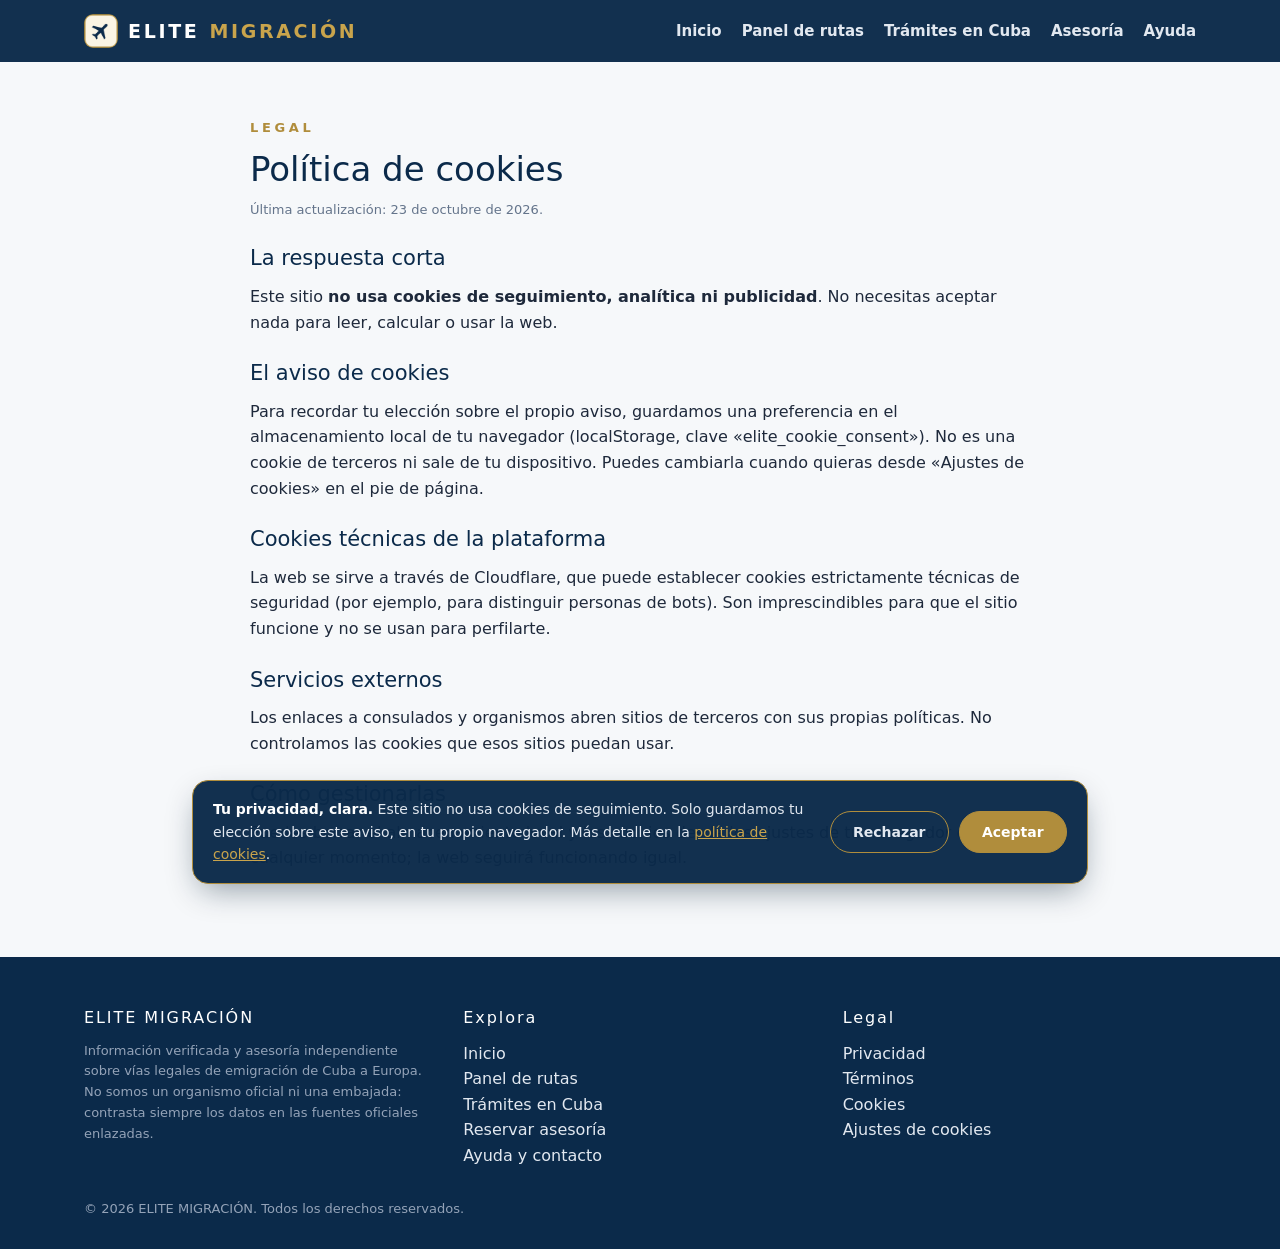
<file: public/cookies.html>
<!DOCTYPE html>
<html lang="es">
<head>
<title>Política de cookies | ELITE MIGRACIÓN</title>
<meta name="description" content="Qué cookies usa (y no usa) la web de ELITE MIGRACIÓN."/>
<meta property="og:title" content="Política de cookies | ELITE MIGRACIÓN"/>
<meta property="og:description" content="Qué cookies usa (y no usa) la web de ELITE MIGRACIÓN."/>
<meta property="og:type" content="website"/>
<meta property="og:image" content="https://elite-migracion.pages.dev/assets/img/og-cover.jpg"/>
<meta charset="UTF-8"/>
<meta name="viewport" content="width=device-width, initial-scale=1.0"/>
<link rel="icon" type="image/svg+xml" href="assets/icons/favicon.svg"/>
<link rel="icon" type="image/png" sizes="32x32" href="assets/icons/favicon-32.png"/>
<link rel="apple-touch-icon" sizes="180x180" href="assets/icons/apple-touch-icon.png"/>
<link rel="stylesheet" href="assets/css/site.css"/>
</head>
<body>
<header class="site"><div class="wrap nav">
<a class="brand" href="index.html"><img src="assets/icons/apple-touch-icon.png" alt="Logotipo de ELITE MIGRACIÓN" width="34" height="34" style="border-radius:9px"/>ELITE <span>MIGRACIÓN</span></a>
<nav><a href="index.html">Inicio</a><a href="dashboard.html">Panel de rutas</a><a href="tramites.html">Trámites en Cuba</a><a href="booking.html">Asesoría</a><a href="chat.html">Ayuda</a></nav>
</div></header>

<section><div class="wrap" style="max-width:820px">
<p class="eyebrow" style="color:#B08D3C">Legal</p>
<h1 style="font-size:34px;line-height:1.2;color:#0B2A4A;margin-top:10px">Política de cookies</h1>
<p class="note" style="margin-bottom:22px">Última actualización: 23 de octubre de 2026.</p>
<h2 style="color:#0B2A4A;margin:22px 0 8px;font-size:21px">La respuesta corta</h2>
<p style="margin-bottom:10px">Este sitio <b>no usa cookies de seguimiento, analítica ni publicidad</b>. No necesitas aceptar nada para leer, calcular o usar la web.</p>
<h2 style="color:#0B2A4A;margin:22px 0 8px;font-size:21px">El aviso de cookies</h2>
<p style="margin-bottom:10px">Para recordar tu elección sobre el propio aviso, guardamos una preferencia en el almacenamiento local de tu navegador (localStorage, clave «elite_cookie_consent»). No es una cookie de terceros ni sale de tu dispositivo. Puedes cambiarla cuando quieras desde «Ajustes de cookies» en el pie de página.</p>
<h2 style="color:#0B2A4A;margin:22px 0 8px;font-size:21px">Cookies técnicas de la plataforma</h2>
<p style="margin-bottom:10px">La web se sirve a través de Cloudflare, que puede establecer cookies estrictamente técnicas de seguridad (por ejemplo, para distinguir personas de bots). Son imprescindibles para que el sitio funcione y no se usan para perfilarte.</p>
<h2 style="color:#0B2A4A;margin:22px 0 8px;font-size:21px">Servicios externos</h2>
<p style="margin-bottom:10px">Los enlaces a consulados y organismos abren sitios de terceros con sus propias políticas. No controlamos las cookies que esos sitios puedan usar.</p>
<h2 style="color:#0B2A4A;margin:22px 0 8px;font-size:21px">Cómo gestionarlas</h2>
<p style="margin-bottom:10px">Puedes borrar el almacenamiento local y las cookies desde los ajustes de tu navegador en cualquier momento; la web seguirá funcionando igual.</p>
</div></section>
<footer class="site"><div class="wrap">
<div class="fgrid">
<div><h4>ELITE MIGRACIÓN</h4>
<p class="small" style="margin-top:10px">Información verificada y asesoría independiente sobre vías legales de emigración de Cuba a Europa. No somos un organismo oficial ni una embajada: contrasta siempre los datos en las fuentes oficiales enlazadas.</p></div>
<div><h4>Explora</h4>
<p style="margin-top:10px"><a href="index.html">Inicio</a><br/><a href="dashboard.html">Panel de rutas</a><br/><a href="tramites.html">Trámites en Cuba</a><br/><a href="booking.html">Reservar asesoría</a><br/><a href="chat.html">Ayuda y contacto</a></p></div>
<div><h4>Legal</h4>
<p style="margin-top:10px"><a href="privacidad.html">Privacidad</a><br/><a href="terminos.html">Términos</a><br/><a href="cookies.html">Cookies</a><br/><a href="#" data-elite-cookie-settings>Ajustes de cookies</a></p></div>
</div>
<p class="small" style="margin-top:30px">© 2026 ELITE MIGRACIÓN. Todos los derechos reservados.</p>
</div></footer>

<style>
#elite-cookie{display:none;position:fixed;left:0;right:0;bottom:0;z-index:9999;padding:1rem;justify-content:center}
#elite-cookie.cw-show{display:flex}
#elite-cookie .in{max-width:56rem;width:100%;background:rgba(11,42,74,.97);border:1px solid #B08D3C;border-radius:1rem;box-shadow:0 12px 32px -8px rgba(6,30,52,.45);padding:1.1rem 1.25rem;display:flex;flex-wrap:wrap;gap:.9rem 1.25rem;align-items:center;justify-content:space-between;color:#E2E8F0;font-size:14px;line-height:1.6}
#elite-cookie a{color:#C9A44C;text-decoration:underline}
#elite-cookie .acts{display:flex;gap:.6rem;flex-wrap:wrap}
#elite-cookie button{font:inherit;font-weight:700;border-radius:999px;padding:.55rem 1.4rem;cursor:pointer;border:1px solid #B08D3C}
#elite-cookie .ok{background:#B08D3C;color:#fff}
#elite-cookie .no{background:transparent;color:#E2E8F0}
</style>
<div id="elite-cookie" role="dialog" aria-label="Aviso de cookies">
<div class="in">
<p style="margin:0;flex:1 1 330px"><strong style="color:#fff">Tu privacidad, clara.</strong> Este sitio no usa cookies de seguimiento. Solo guardamos tu elección sobre este aviso, en tu propio navegador. Más detalle en la <a href="cookies.html">política de cookies</a>.</p>
<div class="acts">
<button type="button" class="no" data-elite-reject>Rechazar</button>
<button type="button" class="ok" data-elite-accept>Aceptar</button>
</div>
</div>
</div>
<script>
(function(){var KEY='elite_cookie_consent';var b=document.getElementById('elite-cookie');
function get(){try{return localStorage.getItem(KEY);}catch(e){return null;}}
function set(v){try{localStorage.setItem(KEY,v);}catch(e){}}
function show(){if(b)b.classList.add('cw-show');}
function hide(){if(b)b.classList.remove('cw-show');}
document.querySelectorAll('[data-elite-accept]').forEach(function(el){el.addEventListener('click',function(){set('accepted');hide();});});
document.querySelectorAll('[data-elite-reject]').forEach(function(el){el.addEventListener('click',function(){set('rejected');hide();});});
document.querySelectorAll('[data-elite-cookie-settings]').forEach(function(el){el.addEventListener('click',function(ev){ev.preventDefault();show();});});
window.eliteOpenCookieSettings=show;
if(!get())show();})();
</script>
</body>
</html>
</file>
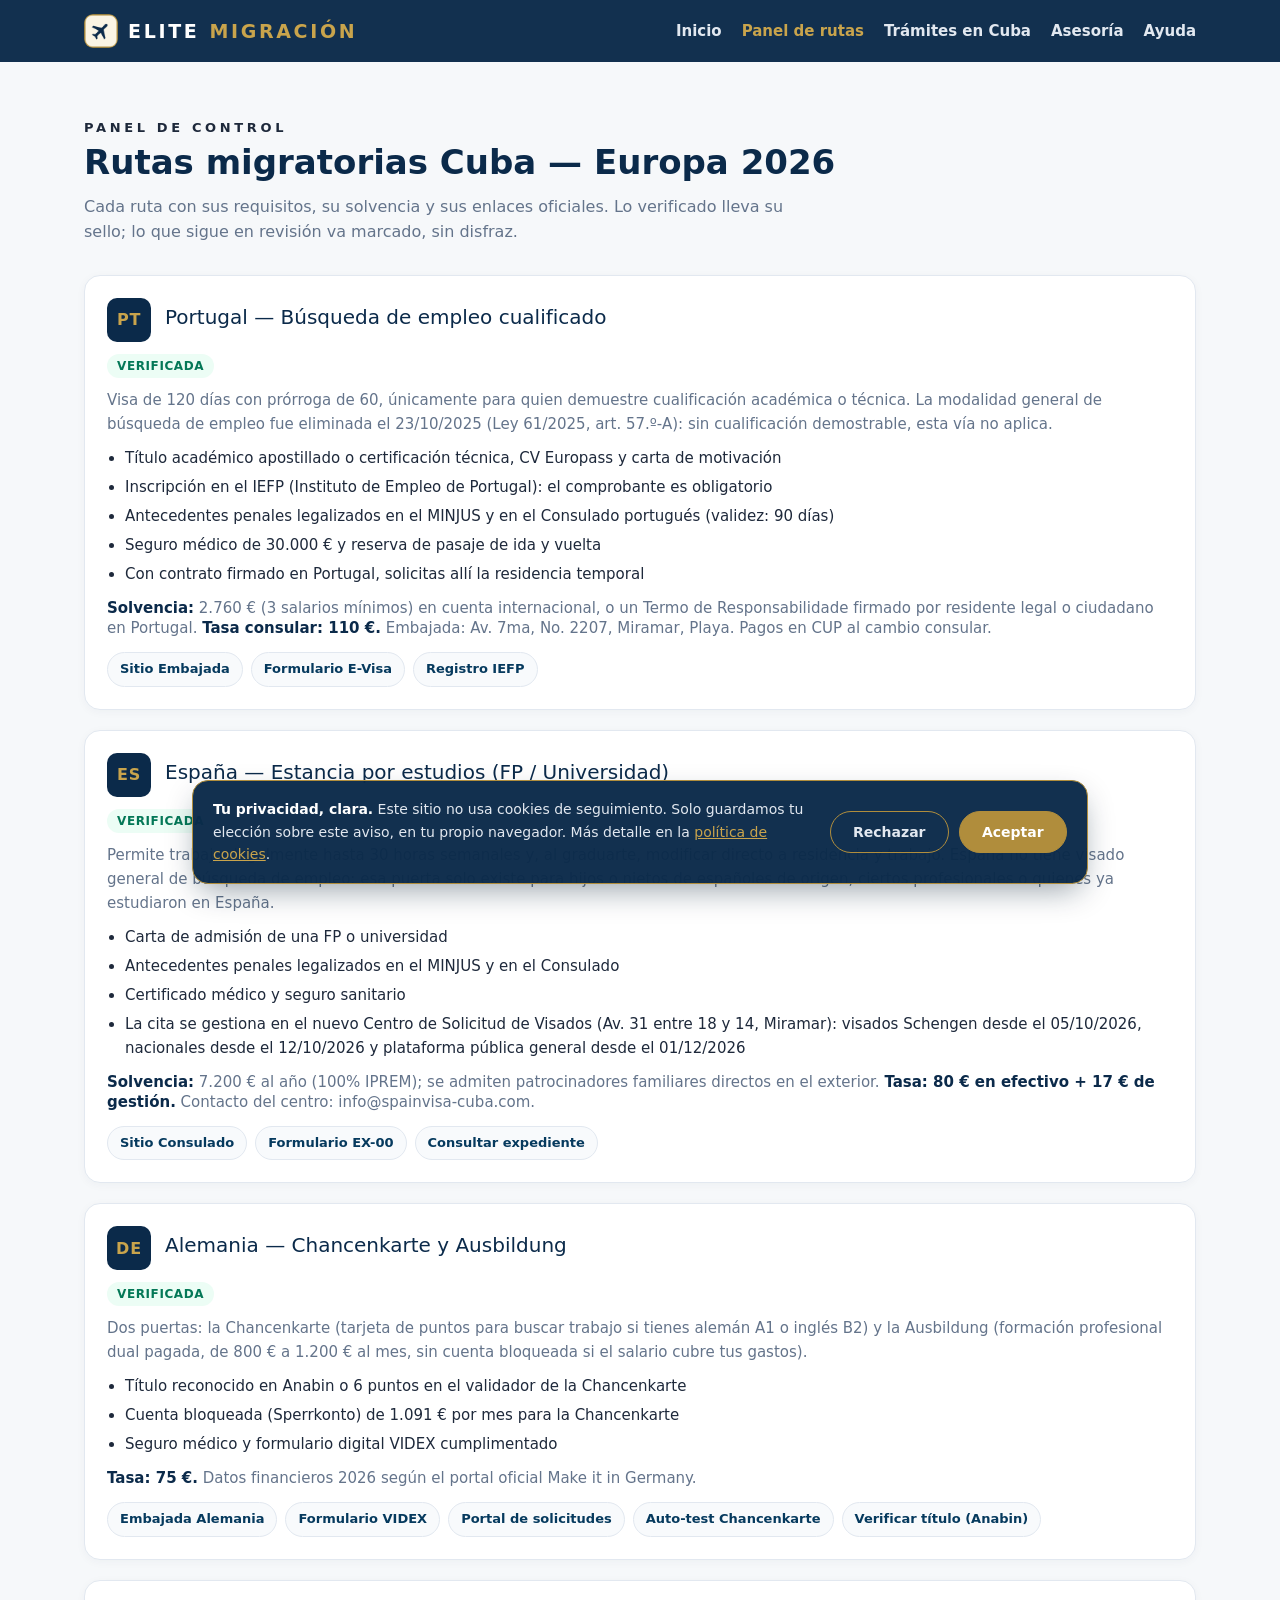
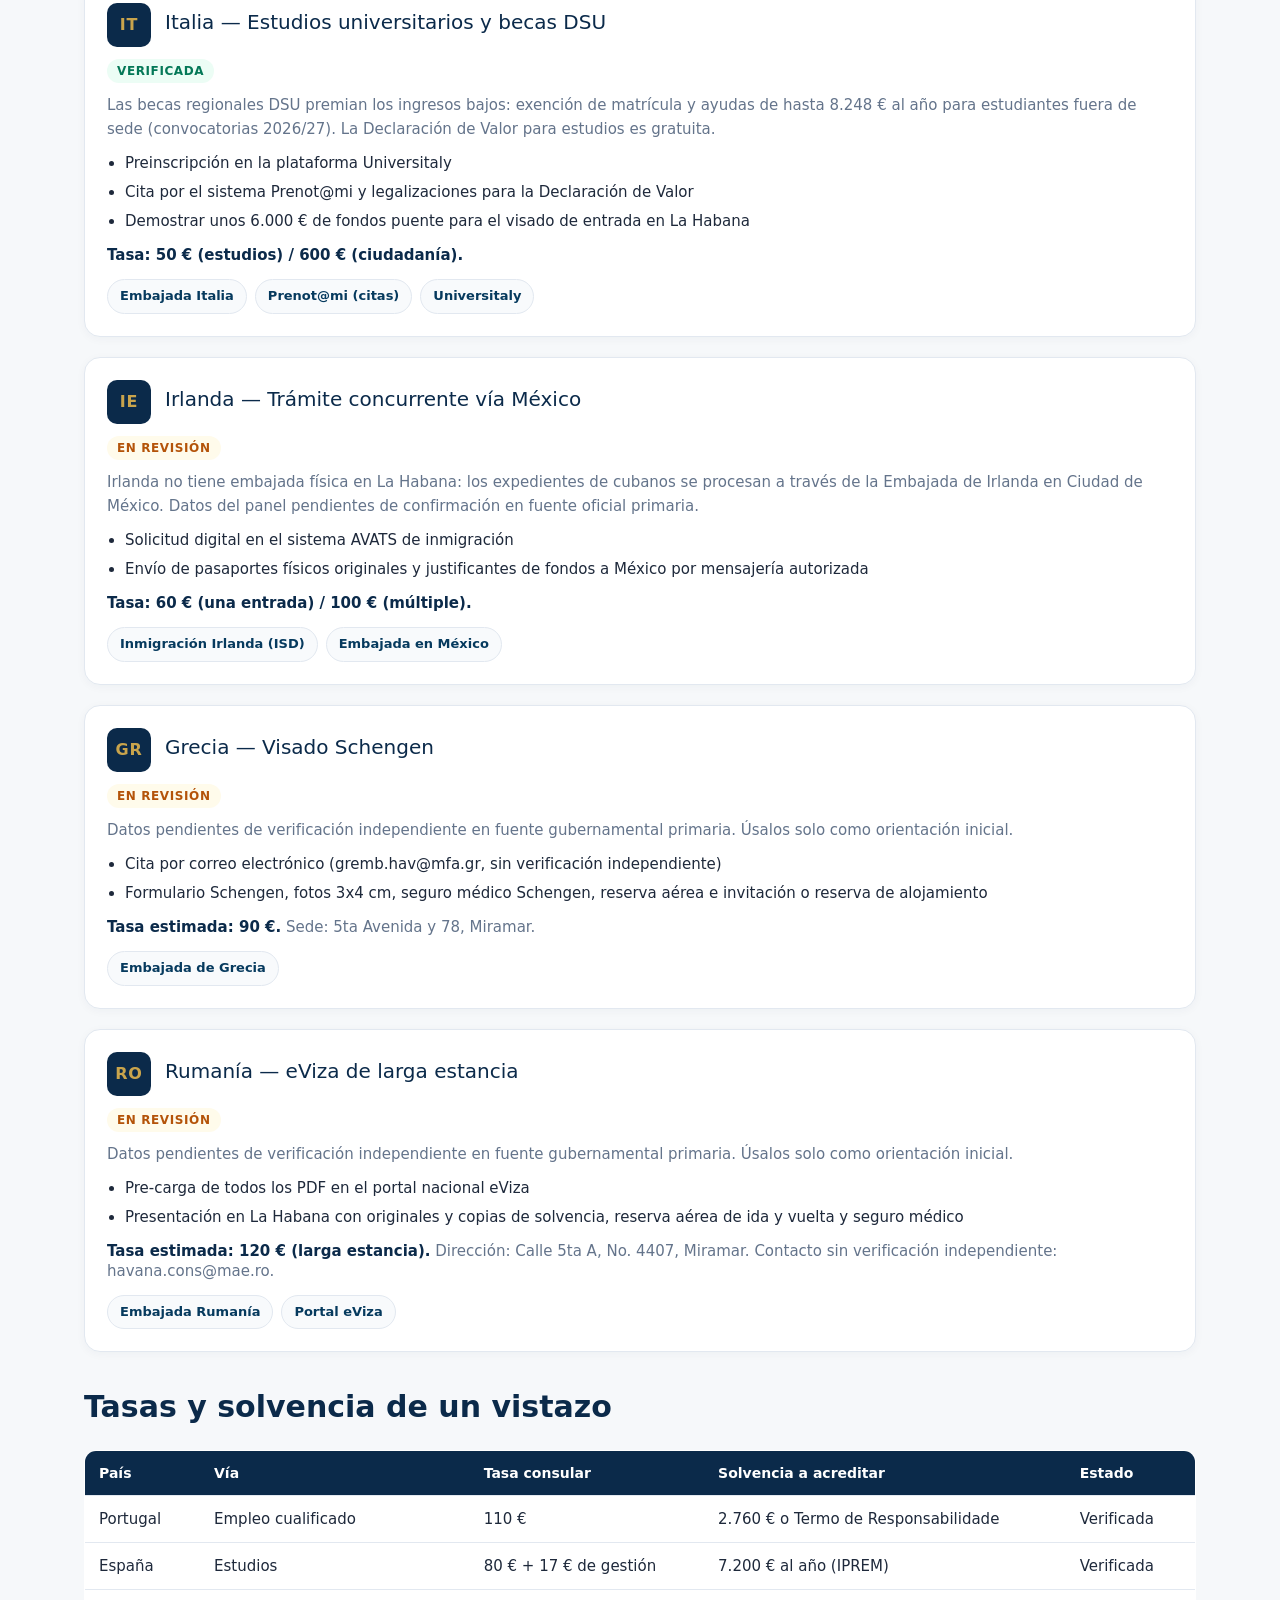
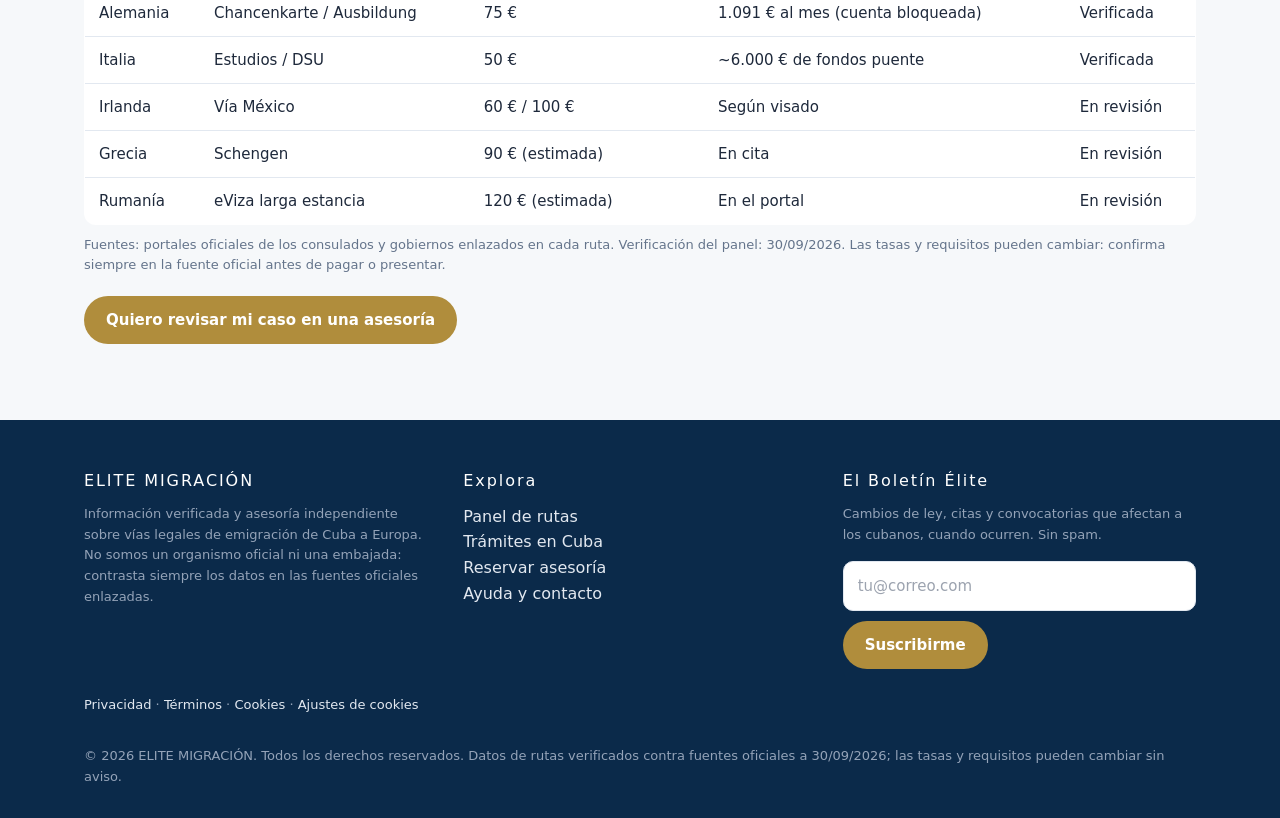
<file: public/dashboard.html>
<!DOCTYPE html>
<html lang="es">
<head>
<meta charset="UTF-8"/>
<meta name="viewport" content="width=device-width, initial-scale=1.0"/>
<title>ELITE MIGRACIÓN | Panel de rutas Cuba — Europa 2026</title>
<meta name="description" content="Panel completo de rutas legales de emigración de Cuba a Europa: requisitos, tasas, solvencia y enlaces oficiales por país."/>
<meta property="og:title" content="ELITE MIGRACIÓN | Panel de rutas Cuba — Europa 2026"/>
<meta property="og:description" content="Panel completo de rutas legales de emigración de Cuba a Europa: requisitos, tasas, solvencia y enlaces oficiales por país."/>
<meta property="og:type" content="website"/>
<meta property="og:image" content="https://elite-migracion.pages.dev/assets/img/og-cover.jpg"/>
<meta property="og:image:width" content="1200"/>
<meta property="og:image:height" content="630"/>
<meta property="og:image:alt" content="ELITE MIGRACIÓN — Tu salida legal a Europa, con datos verificados"/>
<meta name="twitter:card" content="summary_large_image"/>
<meta name="twitter:image" content="https://elite-migracion.pages.dev/assets/img/og-cover.jpg"/>


<link rel="icon" type="image/svg+xml" href="assets/icons/favicon.svg"/>
<link rel="icon" type="image/png" sizes="32x32" href="assets/icons/favicon-32.png"/>
<link rel="apple-touch-icon" sizes="180x180" href="assets/icons/apple-touch-icon.png"/>
<link rel="stylesheet" href="assets/css/site.css"/>
</head>
<body>
<header class="site"><div class="wrap nav">
<a class="brand" href="index.html"><img src="assets/icons/apple-touch-icon.png" alt="Logotipo de ELITE MIGRACIÓN" width="34" height="34" style="border-radius:9px"/>ELITE <span>MIGRACIÓN</span></a>
<nav><a href="index.html">Inicio</a><a href="dashboard.html" style="color:#C9A44C">Panel de rutas</a><a href="tramites.html">Trámites en Cuba</a><a href="booking.html">Asesoría</a><a href="chat.html">Ayuda</a></nav>
</div></header>

<section><div class="wrap">
<p class="eyebrow" style="color:var(--gold)">Panel de control</p>
<h2 class="title" style="font-size:34px">Rutas migratorias Cuba — Europa 2026</h2>
<p class="lead">Cada ruta con sus requisitos, su solvencia y sus enlaces oficiales. Lo verificado lleva su sello; lo que sigue en revisión va marcado, sin disfraz.</p>
<div style="margin-top:30px"><article class="card" id="pt" style="margin-bottom:20px"><div class="top"><span class="code">PT</span><div><h3>Portugal — Búsqueda de empleo cualificado</h3></div></div>
<span class="chip ok">Verificada</span>
<p style="margin-top:10px">Visa de 120 días con prórroga de 60, únicamente para quien demuestre cualificación académica o técnica. La modalidad general de búsqueda de empleo fue eliminada el 23/10/2025 (Ley 61/2025, art. 57.º-A): sin cualificación demostrable, esta vía no aplica.</p>
<ul class="reqs"><li>Título académico apostillado o certificación técnica, CV Europass y carta de motivación</li><li>Inscripción en el IEFP (Instituto de Empleo de Portugal): el comprobante es obligatorio</li><li>Antecedentes penales legalizados en el MINJUS y en el Consulado portugués (validez: 90 días)</li><li>Seguro médico de 30.000 € y reserva de pasaje de ida y vuelta</li><li>Con contrato firmado en Portugal, solicitas allí la residencia temporal</li></ul>
<p class="kv"><b>Solvencia:</b> 2.760 € (3 salarios mínimos) en cuenta internacional, o un Termo de Responsabilidade firmado por residente legal o ciudadano en Portugal. <b>Tasa consular: 110 €.</b> Embajada: Av. 7ma, No. 2207, Miramar, Playa. Pagos en CUP al cambio consular.</p>
<div class="links"><a href="https://havana.embaixadaportugal.mne.gov.pt/es/" target="_blank" rel="noopener">Sitio Embajada</a><a href="https://pedidodevistos.mne.gov.pt/e-visto/" target="_blank" rel="noopener">Formulario E-Visa</a><a href="https://iefponline.iefp.pt/" target="_blank" rel="noopener">Registro IEFP</a></div></article><article class="card" id="es" style="margin-bottom:20px"><div class="top"><span class="code">ES</span><div><h3>España — Estancia por estudios (FP / Universidad)</h3></div></div>
<span class="chip ok">Verificada</span>
<p style="margin-top:10px">Permite trabajar legalmente hasta 30 horas semanales y, al graduarte, modificar directo a residencia y trabajo. España no tiene visado general de búsqueda de empleo: esa puerta solo existe para hijos o nietos de españoles de origen, ciertos profesionales o quienes ya estudiaron en España.</p>
<ul class="reqs"><li>Carta de admisión de una FP o universidad</li><li>Antecedentes penales legalizados en el MINJUS y en el Consulado</li><li>Certificado médico y seguro sanitario</li><li>La cita se gestiona en el nuevo Centro de Solicitud de Visados (Av. 31 entre 18 y 14, Miramar): visados Schengen desde el 05/10/2026, nacionales desde el 12/10/2026 y plataforma pública general desde el 01/12/2026</li></ul>
<p class="kv"><b>Solvencia:</b> 7.200 € al año (100% IPREM); se admiten patrocinadores familiares directos en el exterior. <b>Tasa: 80 € en efectivo + 17 € de gestión.</b> Contacto del centro: info@spainvisa-cuba.com.</p>
<div class="links"><a href="https://www.exteriores.gob.es/Consulados/lahabana" target="_blank" rel="noopener">Sitio Consulado</a><a href="https://www.exteriores.gob.es/Consulados/lahabana/es/ServiciosConsulares/Paginas/Visados.aspx" target="_blank" rel="noopener">Formulario EX-00</a><a href="https://sutramiteconsular.maec.es" target="_blank" rel="noopener">Consultar expediente</a></div></article><article class="card" id="de" style="margin-bottom:20px"><div class="top"><span class="code">DE</span><div><h3>Alemania — Chancenkarte y Ausbildung</h3></div></div>
<span class="chip ok">Verificada</span>
<p style="margin-top:10px">Dos puertas: la Chancenkarte (tarjeta de puntos para buscar trabajo si tienes alemán A1 o inglés B2) y la Ausbildung (formación profesional dual pagada, de 800 € a 1.200 € al mes, sin cuenta bloqueada si el salario cubre tus gastos).</p>
<ul class="reqs"><li>Título reconocido en Anabin o 6 puntos en el validador de la Chancenkarte</li><li>Cuenta bloqueada (Sperrkonto) de 1.091 € por mes para la Chancenkarte</li><li>Seguro médico y formulario digital VIDEX cumplimentado</li></ul>
<p class="kv"><b>Tasa: 75 €.</b> Datos financieros 2026 según el portal oficial Make it in Germany.</p>
<div class="links"><a href="https://la-habana.diplo.de" target="_blank" rel="noopener">Embajada Alemania</a><a href="https://videx-national.diplo.de" target="_blank" rel="noopener">Formulario VIDEX</a><a href="https://auslandsportal.diplo.de/" target="_blank" rel="noopener">Portal de solicitudes</a><a href="https://www.make-it-in-germany.com" target="_blank" rel="noopener">Auto-test Chancenkarte</a><a href="https://anabin.kmk.org" target="_blank" rel="noopener">Verificar título (Anabin)</a></div></article><article class="card" id="it" style="margin-bottom:20px"><div class="top"><span class="code">IT</span><div><h3>Italia — Estudios universitarios y becas DSU</h3></div></div>
<span class="chip ok">Verificada</span>
<p style="margin-top:10px">Las becas regionales DSU premian los ingresos bajos: exención de matrícula y ayudas de hasta 8.248 € al año para estudiantes fuera de sede (convocatorias 2026/27). La Declaración de Valor para estudios es gratuita.</p>
<ul class="reqs"><li>Preinscripción en la plataforma Universitaly</li><li>Cita por el sistema Prenot@mi y legalizaciones para la Declaración de Valor</li><li>Demostrar unos 6.000 € de fondos puente para el visado de entrada en La Habana</li></ul>
<p class="kv"><b>Tasa: 50 € (estudios) / 600 € (ciudadanía).</b></p>
<div class="links"><a href="https://amblavana.esteri.it/" target="_blank" rel="noopener">Embajada Italia</a><a href="https://prenotami.esteri.it/" target="_blank" rel="noopener">Prenot@mi (citas)</a><a href="https://www.universitaly.it/" target="_blank" rel="noopener">Universitaly</a></div></article><article class="card" id="ie" style="margin-bottom:20px"><div class="top"><span class="code">IE</span><div><h3>Irlanda — Trámite concurrente vía México</h3></div></div>
<span class="chip rev">En revisión</span>
<p style="margin-top:10px">Irlanda no tiene embajada física en La Habana: los expedientes de cubanos se procesan a través de la Embajada de Irlanda en Ciudad de México. Datos del panel pendientes de confirmación en fuente oficial primaria.</p>
<ul class="reqs"><li>Solicitud digital en el sistema AVATS de inmigración</li><li>Envío de pasaportes físicos originales y justificantes de fondos a México por mensajería autorizada</li></ul>
<p class="kv"><b>Tasa: 60 € (una entrada) / 100 € (múltiple).</b></p>
<div class="links"><a href="https://www.irishimmigration.ie/" target="_blank" rel="noopener">Inmigración Irlanda (ISD)</a><a href="https://www.ireland.ie/en/mexico/" target="_blank" rel="noopener">Embajada en México</a></div></article><article class="card" id="gr" style="margin-bottom:20px"><div class="top"><span class="code">GR</span><div><h3>Grecia — Visado Schengen</h3></div></div>
<span class="chip rev">En revisión</span>
<p style="margin-top:10px">Datos pendientes de verificación independiente en fuente gubernamental primaria. Úsalos solo como orientación inicial.</p>
<ul class="reqs"><li>Cita por correo electrónico (gremb.hav@mfa.gr, sin verificación independiente)</li><li>Formulario Schengen, fotos 3x4 cm, seguro médico Schengen, reserva aérea e invitación o reserva de alojamiento</li></ul>
<p class="kv"><b>Tasa estimada: 90 €.</b> Sede: 5ta Avenida y 78, Miramar.</p>
<div class="links"><a href="https://www.mfa.gr/missionsabroad/es/cuba.html" target="_blank" rel="noopener">Embajada de Grecia</a></div></article><article class="card" id="ro" style="margin-bottom:20px"><div class="top"><span class="code">RO</span><div><h3>Rumanía — eViza de larga estancia</h3></div></div>
<span class="chip rev">En revisión</span>
<p style="margin-top:10px">Datos pendientes de verificación independiente en fuente gubernamental primaria. Úsalos solo como orientación inicial.</p>
<ul class="reqs"><li>Pre-carga de todos los PDF en el portal nacional eViza</li><li>Presentación en La Habana con originales y copias de solvencia, reserva aérea de ida y vuelta y seguro médico</li></ul>
<p class="kv"><b>Tasa estimada: 120 € (larga estancia).</b> Dirección: Calle 5ta A, No. 4407, Miramar. Contacto sin verificación independiente: havana.cons@mae.ro.</p>
<div class="links"><a href="http://havana.mae.ro" target="_blank" rel="noopener">Embajada Rumanía</a><a href="https://eviza.mae.ro" target="_blank" rel="noopener">Portal eViza</a></div></article></div>
<h2 class="title" style="margin-top:34px">Tasas y solvencia de un vistazo</h2>
<table><tr><th>País</th><th>Vía</th><th>Tasa consular</th><th>Solvencia a acreditar</th><th>Estado</th></tr>
<tr><td>Portugal</td><td>Empleo cualificado</td><td>110 €</td><td>2.760 € o Termo de Responsabilidade</td><td>Verificada</td></tr>
<tr><td>España</td><td>Estudios</td><td>80 € + 17 € de gestión</td><td>7.200 € al año (IPREM)</td><td>Verificada</td></tr>
<tr><td>Alemania</td><td>Chancenkarte / Ausbildung</td><td>75 €</td><td>1.091 € al mes (cuenta bloqueada)</td><td>Verificada</td></tr>
<tr><td>Italia</td><td>Estudios / DSU</td><td>50 €</td><td>~6.000 € de fondos puente</td><td>Verificada</td></tr>
<tr><td>Irlanda</td><td>Vía México</td><td>60 € / 100 €</td><td>Según visado</td><td>En revisión</td></tr>
<tr><td>Grecia</td><td>Schengen</td><td>90 € (estimada)</td><td>En cita</td><td>En revisión</td></tr>
<tr><td>Rumanía</td><td>eViza larga estancia</td><td>120 € (estimada)</td><td>En el portal</td><td>En revisión</td></tr></table>
<p class="note">Fuentes: portales oficiales de los consulados y gobiernos enlazados en cada ruta. Verificación del panel: 30/09/2026. Las tasas y requisitos pueden cambiar: confirma siempre en la fuente oficial antes de pagar o presentar.</p>
<p style="margin-top:20px"><a class="btn" href="booking.html">Quiero revisar mi caso en una asesoría</a></p>
</div></section>

<footer class="site"><div class="wrap">
<div class="fgrid">
<div><h4>ELITE MIGRACIÓN</h4>
<p class="small" style="margin-top:10px">Información verificada y asesoría independiente sobre vías legales de emigración de Cuba a Europa. No somos un organismo oficial ni una embajada: contrasta siempre los datos en las fuentes oficiales enlazadas.</p></div>
<div><h4>Explora</h4>
<p style="margin-top:10px"><a href="dashboard.html">Panel de rutas</a><br/><a href="tramites.html">Trámites en Cuba</a><br/><a href="booking.html">Reservar asesoría</a><br/><a href="chat.html">Ayuda y contacto</a></p></div>
<div><h4>El Boletín Élite</h4>
<p class="small" style="margin-top:10px">Cambios de ley, citas y convocatorias que afectan a los cubanos, cuando ocurren. Sin spam.</p>
<form class="news" id="news-form" novalidate>
<input type="email" name="email" required placeholder="tu@correo.com" aria-label="Correo electrónico"/>
<input type="text" name="company" tabindex="-1" autocomplete="off" aria-hidden="true" style="display:none"/>
<button class="btn" type="submit">Suscribirme</button>
<p class="status" id="news-status" role="status"></p>
</form></div>
</div>
<p class="small" style="margin-top:26px"><a href="privacidad.html">Privacidad</a> · <a href="terminos.html">Términos</a> · <a href="cookies.html">Cookies</a> · <a href="#" data-elite-cookie-settings>Ajustes de cookies</a></p>
<p class="small" style="margin-top:30px">© 2026 ELITE MIGRACIÓN. Todos los derechos reservados. Datos de rutas verificados contra fuentes oficiales a 30/09/2026; las tasas y requisitos pueden cambiar sin aviso.</p>
</div></footer>
<script>
(function(){var f=document.getElementById('news-form');if(!f)return;var st=document.getElementById('news-status');
var src=(new URLSearchParams(location.search).get('src')||'').slice(0,40);
f.addEventListener('submit',function(e){e.preventDefault();var em=f.querySelector('input[name=email]').value.trim();
if(!em||em.indexOf('@')<0){st.textContent='Escribe un correo válido.';return;}
fetch('/api/newsletter',{method:'POST',headers:{'Content-Type':'application/json'},body:JSON.stringify({email:em,company:f.querySelector('input[name=company]').value,src:src})})
.then(function(r){return r.json();}).then(function(b){st.textContent=b&&b.ok?'Gracias: ya estás dentro del Boletín Élite.':'Algo salió mal. Inténtalo de nuevo.';if(b&&b.ok)f.reset();})
.catch(function(){st.textContent='Algo salió mal. Inténtalo de nuevo.';});});})();
</script>
<style>
#elite-cookie{display:none;position:fixed;left:0;right:0;bottom:0;z-index:9999;padding:1rem;justify-content:center}
#elite-cookie.cw-show{display:flex}
#elite-cookie .in{max-width:56rem;width:100%;background:rgba(11,42,74,.97);border:1px solid #B08D3C;border-radius:1rem;box-shadow:0 12px 32px -8px rgba(6,30,52,.45);padding:1.1rem 1.25rem;display:flex;flex-wrap:wrap;gap:.9rem 1.25rem;align-items:center;justify-content:space-between;color:#E2E8F0;font-size:14px;line-height:1.6}
#elite-cookie a{color:#C9A44C;text-decoration:underline}
#elite-cookie .acts{display:flex;gap:.6rem;flex-wrap:wrap}
#elite-cookie button{font:inherit;font-weight:700;border-radius:999px;padding:.55rem 1.4rem;cursor:pointer;border:1px solid #B08D3C}
#elite-cookie .ok{background:#B08D3C;color:#fff}
#elite-cookie .no{background:transparent;color:#E2E8F0}
</style>
<div id="elite-cookie" role="dialog" aria-label="Aviso de cookies">
<div class="in">
<p style="margin:0;flex:1 1 330px"><strong style="color:#fff">Tu privacidad, clara.</strong> Este sitio no usa cookies de seguimiento. Solo guardamos tu elección sobre este aviso, en tu propio navegador. Más detalle en la <a href="cookies.html">política de cookies</a>.</p>
<div class="acts">
<button type="button" class="no" data-elite-reject>Rechazar</button>
<button type="button" class="ok" data-elite-accept>Aceptar</button>
</div>
</div>
</div>
<script>
(function(){var KEY='elite_cookie_consent';var b=document.getElementById('elite-cookie');
function get(){try{return localStorage.getItem(KEY);}catch(e){return null;}}
function set(v){try{localStorage.setItem(KEY,v);}catch(e){}}
function show(){if(b)b.classList.add('cw-show');}
function hide(){if(b)b.classList.remove('cw-show');}
document.querySelectorAll('[data-elite-accept]').forEach(function(el){el.addEventListener('click',function(){set('accepted');hide();});});
document.querySelectorAll('[data-elite-reject]').forEach(function(el){el.addEventListener('click',function(){set('rejected');hide();});});
document.querySelectorAll('[data-elite-cookie-settings]').forEach(function(el){el.addEventListener('click',function(ev){ev.preventDefault();show();});});
window.eliteOpenCookieSettings=show;
if(!get())show();})();
</script>
</body>
</html>
</file>
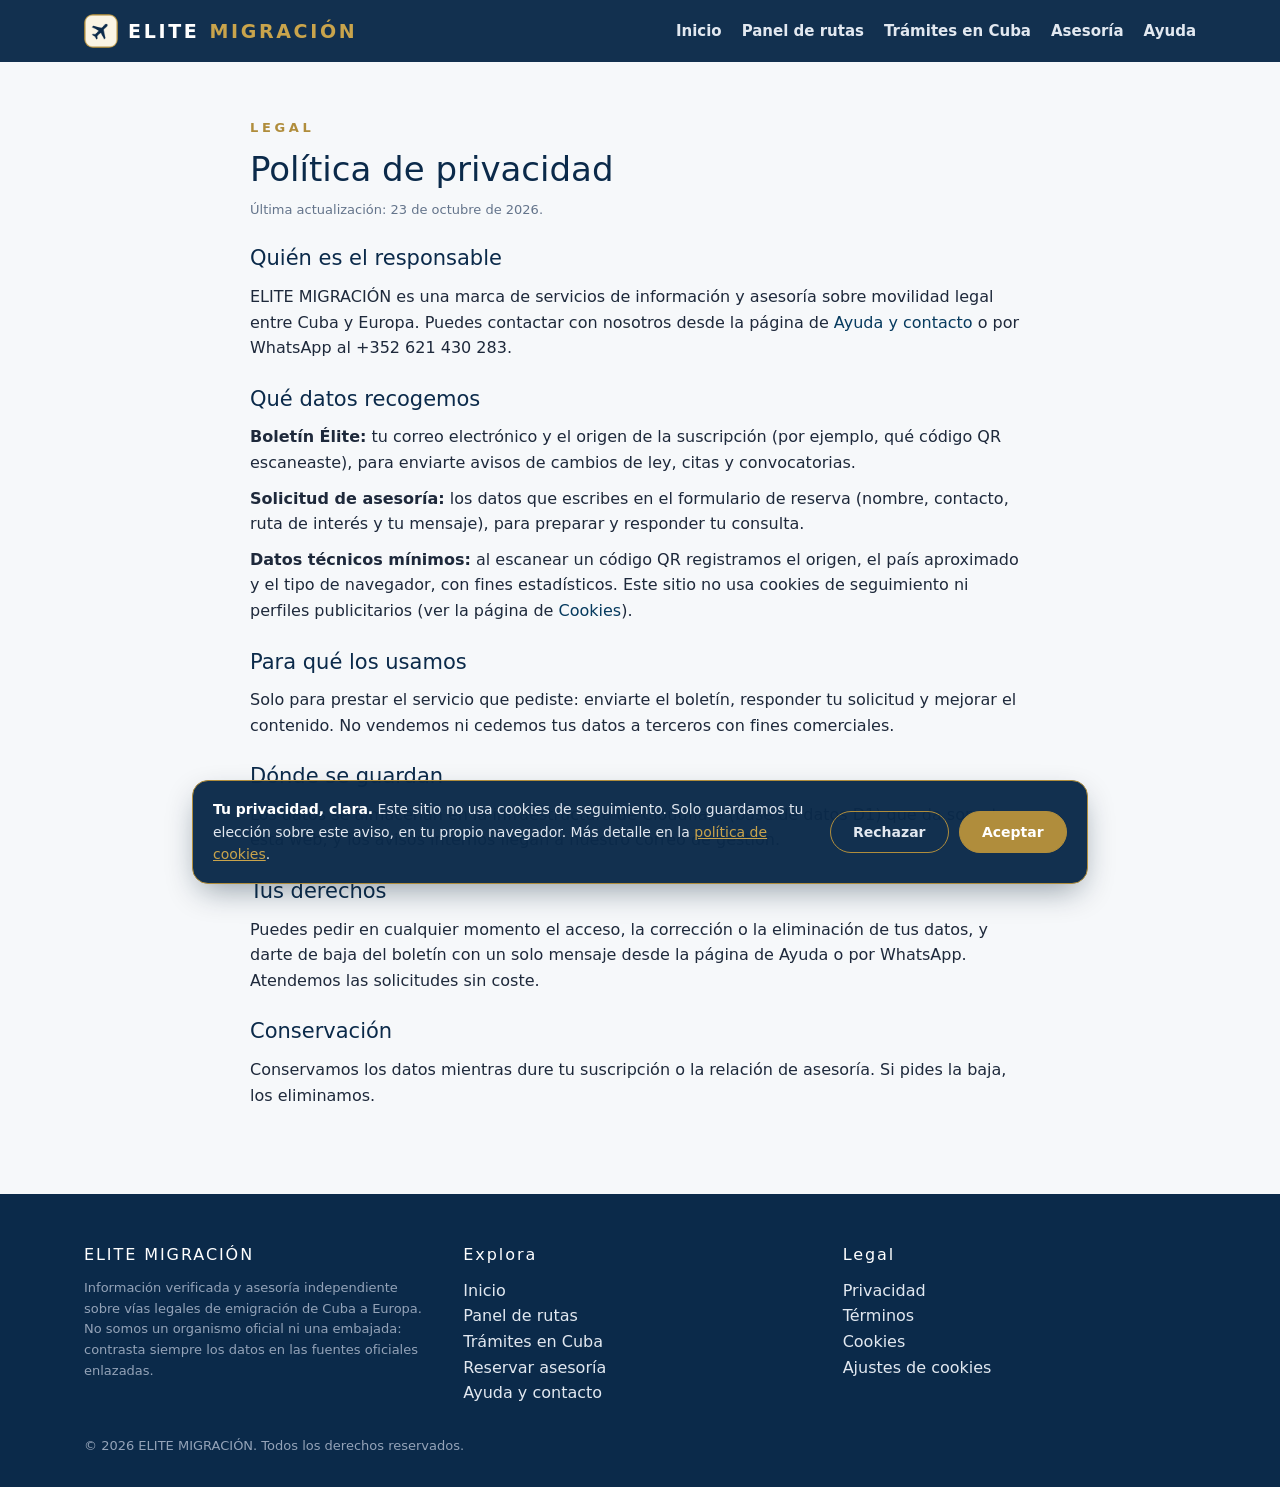
<file: public/privacidad.html>
<!DOCTYPE html>
<html lang="es">
<head>
<title>Política de privacidad | ELITE MIGRACIÓN</title>
<meta name="description" content="Cómo tratamos tus datos en ELITE MIGRACIÓN: boletín, asesoría y códigos QR."/>
<meta property="og:title" content="Política de privacidad | ELITE MIGRACIÓN"/>
<meta property="og:description" content="Cómo tratamos tus datos en ELITE MIGRACIÓN: boletín, asesoría y códigos QR."/>
<meta property="og:type" content="website"/>
<meta property="og:image" content="https://elite-migracion.pages.dev/assets/img/og-cover.jpg"/>
<meta charset="UTF-8"/>
<meta name="viewport" content="width=device-width, initial-scale=1.0"/>
<link rel="icon" type="image/svg+xml" href="assets/icons/favicon.svg"/>
<link rel="icon" type="image/png" sizes="32x32" href="assets/icons/favicon-32.png"/>
<link rel="apple-touch-icon" sizes="180x180" href="assets/icons/apple-touch-icon.png"/>
<link rel="stylesheet" href="assets/css/site.css"/>
</head>
<body>
<header class="site"><div class="wrap nav">
<a class="brand" href="index.html"><img src="assets/icons/apple-touch-icon.png" alt="Logotipo de ELITE MIGRACIÓN" width="34" height="34" style="border-radius:9px"/>ELITE <span>MIGRACIÓN</span></a>
<nav><a href="index.html">Inicio</a><a href="dashboard.html">Panel de rutas</a><a href="tramites.html">Trámites en Cuba</a><a href="booking.html">Asesoría</a><a href="chat.html">Ayuda</a></nav>
</div></header>

<section><div class="wrap" style="max-width:820px">
<p class="eyebrow" style="color:#B08D3C">Legal</p>
<h1 style="font-size:34px;line-height:1.2;color:#0B2A4A;margin-top:10px">Política de privacidad</h1>
<p class="note" style="margin-bottom:22px">Última actualización: 23 de octubre de 2026.</p>
<h2 style="color:#0B2A4A;margin:22px 0 8px;font-size:21px">Quién es el responsable</h2>
<p style="margin-bottom:10px">ELITE MIGRACIÓN es una marca de servicios de información y asesoría sobre movilidad legal entre Cuba y Europa. Puedes contactar con nosotros desde la página de <a href="chat.html">Ayuda y contacto</a> o por WhatsApp al +352 621 430 283.</p>
<h2 style="color:#0B2A4A;margin:22px 0 8px;font-size:21px">Qué datos recogemos</h2>
<p style="margin-bottom:10px"><b>Boletín Élite:</b> tu correo electrónico y el origen de la suscripción (por ejemplo, qué código QR escaneaste), para enviarte avisos de cambios de ley, citas y convocatorias.</p>
<p style="margin-bottom:10px"><b>Solicitud de asesoría:</b> los datos que escribes en el formulario de reserva (nombre, contacto, ruta de interés y tu mensaje), para preparar y responder tu consulta.</p>
<p style="margin-bottom:10px"><b>Datos técnicos mínimos:</b> al escanear un código QR registramos el origen, el país aproximado y el tipo de navegador, con fines estadísticos. Este sitio no usa cookies de seguimiento ni perfiles publicitarios (ver la página de <a href="cookies.html">Cookies</a>).</p>
<h2 style="color:#0B2A4A;margin:22px 0 8px;font-size:21px">Para qué los usamos</h2>
<p style="margin-bottom:10px">Solo para prestar el servicio que pediste: enviarte el boletín, responder tu solicitud y mejorar el contenido. No vendemos ni cedemos tus datos a terceros con fines comerciales.</p>
<h2 style="color:#0B2A4A;margin:22px 0 8px;font-size:21px">Dónde se guardan</h2>
<p style="margin-bottom:10px">Los datos se almacenan en la infraestructura de Cloudflare (base de datos D1) que da soporte a esta web, y los avisos internos llegan a nuestro correo de gestión.</p>
<h2 style="color:#0B2A4A;margin:22px 0 8px;font-size:21px">Tus derechos</h2>
<p style="margin-bottom:10px">Puedes pedir en cualquier momento el acceso, la corrección o la eliminación de tus datos, y darte de baja del boletín con un solo mensaje desde la página de Ayuda o por WhatsApp. Atendemos las solicitudes sin coste.</p>
<h2 style="color:#0B2A4A;margin:22px 0 8px;font-size:21px">Conservación</h2>
<p style="margin-bottom:10px">Conservamos los datos mientras dure tu suscripción o la relación de asesoría. Si pides la baja, los eliminamos.</p>
</div></section>
<footer class="site"><div class="wrap">
<div class="fgrid">
<div><h4>ELITE MIGRACIÓN</h4>
<p class="small" style="margin-top:10px">Información verificada y asesoría independiente sobre vías legales de emigración de Cuba a Europa. No somos un organismo oficial ni una embajada: contrasta siempre los datos en las fuentes oficiales enlazadas.</p></div>
<div><h4>Explora</h4>
<p style="margin-top:10px"><a href="index.html">Inicio</a><br/><a href="dashboard.html">Panel de rutas</a><br/><a href="tramites.html">Trámites en Cuba</a><br/><a href="booking.html">Reservar asesoría</a><br/><a href="chat.html">Ayuda y contacto</a></p></div>
<div><h4>Legal</h4>
<p style="margin-top:10px"><a href="privacidad.html">Privacidad</a><br/><a href="terminos.html">Términos</a><br/><a href="cookies.html">Cookies</a><br/><a href="#" data-elite-cookie-settings>Ajustes de cookies</a></p></div>
</div>
<p class="small" style="margin-top:30px">© 2026 ELITE MIGRACIÓN. Todos los derechos reservados.</p>
</div></footer>

<style>
#elite-cookie{display:none;position:fixed;left:0;right:0;bottom:0;z-index:9999;padding:1rem;justify-content:center}
#elite-cookie.cw-show{display:flex}
#elite-cookie .in{max-width:56rem;width:100%;background:rgba(11,42,74,.97);border:1px solid #B08D3C;border-radius:1rem;box-shadow:0 12px 32px -8px rgba(6,30,52,.45);padding:1.1rem 1.25rem;display:flex;flex-wrap:wrap;gap:.9rem 1.25rem;align-items:center;justify-content:space-between;color:#E2E8F0;font-size:14px;line-height:1.6}
#elite-cookie a{color:#C9A44C;text-decoration:underline}
#elite-cookie .acts{display:flex;gap:.6rem;flex-wrap:wrap}
#elite-cookie button{font:inherit;font-weight:700;border-radius:999px;padding:.55rem 1.4rem;cursor:pointer;border:1px solid #B08D3C}
#elite-cookie .ok{background:#B08D3C;color:#fff}
#elite-cookie .no{background:transparent;color:#E2E8F0}
</style>
<div id="elite-cookie" role="dialog" aria-label="Aviso de cookies">
<div class="in">
<p style="margin:0;flex:1 1 330px"><strong style="color:#fff">Tu privacidad, clara.</strong> Este sitio no usa cookies de seguimiento. Solo guardamos tu elección sobre este aviso, en tu propio navegador. Más detalle en la <a href="cookies.html">política de cookies</a>.</p>
<div class="acts">
<button type="button" class="no" data-elite-reject>Rechazar</button>
<button type="button" class="ok" data-elite-accept>Aceptar</button>
</div>
</div>
</div>
<script>
(function(){var KEY='elite_cookie_consent';var b=document.getElementById('elite-cookie');
function get(){try{return localStorage.getItem(KEY);}catch(e){return null;}}
function set(v){try{localStorage.setItem(KEY,v);}catch(e){}}
function show(){if(b)b.classList.add('cw-show');}
function hide(){if(b)b.classList.remove('cw-show');}
document.querySelectorAll('[data-elite-accept]').forEach(function(el){el.addEventListener('click',function(){set('accepted');hide();});});
document.querySelectorAll('[data-elite-reject]').forEach(function(el){el.addEventListener('click',function(){set('rejected');hide();});});
document.querySelectorAll('[data-elite-cookie-settings]').forEach(function(el){el.addEventListener('click',function(ev){ev.preventDefault();show();});});
window.eliteOpenCookieSettings=show;
if(!get())show();})();
</script>
</body>
</html>
</file>
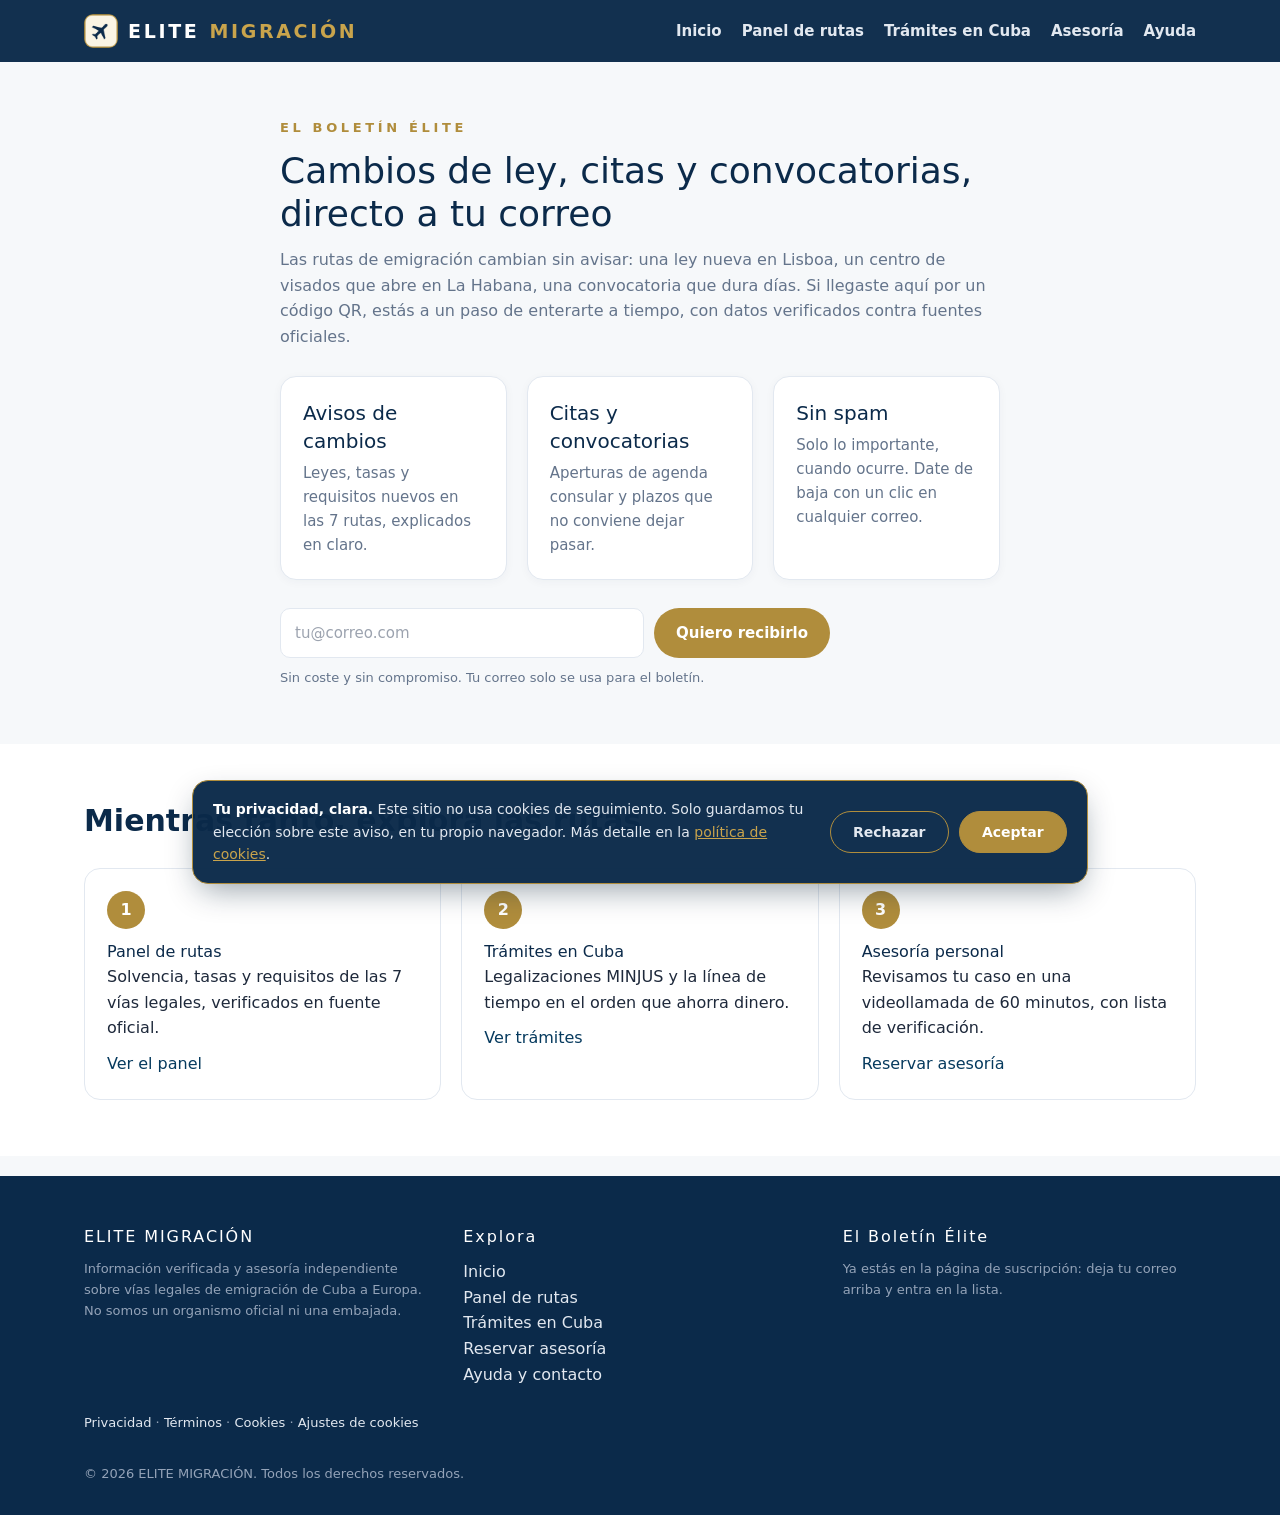
<file: public/qr.html>
<!DOCTYPE html>
<html lang="es">
<head>
<meta charset="UTF-8"/>
<meta name="viewport" content="width=device-width, initial-scale=1.0"/>
<title>El Boletín Élite | ELITE MIGRACIÓN</title>
<meta name="description" content="Suscríbete al Boletín Élite: cambios de ley, citas y convocatorias de emigración de Cuba a Europa, verificados y sin spam."/>
<meta property="og:title" content="El Boletín Élite | ELITE MIGRACIÓN"/>
<meta property="og:description" content="Cambios de ley, citas y convocatorias que afectan a los cubanos, cuando ocurren. Sin spam."/>
<meta property="og:type" content="website"/>
<meta property="og:image" content="https://elite-migracion.pages.dev/assets/img/og-cover.jpg"/>
<meta property="og:image:width" content="1200"/>
<meta property="og:image:height" content="630"/>
<meta property="og:image:alt" content="ELITE MIGRACIÓN — Tu salida legal a Europa, con datos verificados"/>
<meta name="twitter:card" content="summary_large_image"/>
<meta name="twitter:image" content="https://elite-migracion.pages.dev/assets/img/og-cover.jpg"/>
<link rel="icon" type="image/svg+xml" href="assets/icons/favicon.svg"/>
<link rel="icon" type="image/png" sizes="32x32" href="assets/icons/favicon-32.png"/>
<link rel="apple-touch-icon" sizes="180x180" href="assets/icons/apple-touch-icon.png"/>
<link rel="stylesheet" href="assets/css/site.css"/>
</head>
<body>
<header class="site"><div class="wrap nav">
<a class="brand" href="index.html"><img src="assets/icons/apple-touch-icon.png" alt="Logotipo de ELITE MIGRACIÓN" width="34" height="34" style="border-radius:9px"/>ELITE <span>MIGRACIÓN</span></a>
<nav><a href="index.html">Inicio</a><a href="dashboard.html">Panel de rutas</a><a href="tramites.html">Trámites en Cuba</a><a href="booking.html">Asesoría</a><a href="chat.html">Ayuda</a></nav>
</div></header>

<section><div class="wrap" style="max-width:760px">
<p class="eyebrow" style="color:#B08D3C">El Boletín Élite</p>
<h1 style="font-size:36px;line-height:1.2;color:#0B2A4A;margin-top:10px">Cambios de ley, citas y convocatorias, directo a tu correo</h1>
<p class="lead" style="margin-top:12px">Las rutas de emigración cambian sin avisar: una ley nueva en Lisboa, un centro de visados que abre en La Habana, una convocatoria que dura días. Si llegaste aquí por un código QR, estás a un paso de enterarte a tiempo, con datos verificados contra fuentes oficiales.</p>
<div class="grid" style="grid-template-columns:repeat(auto-fit,minmax(210px,1fr))">
<article class="card"><h3>Avisos de cambios</h3><p>Leyes, tasas y requisitos nuevos en las 7 rutas, explicados en claro.</p></article>
<article class="card"><h3>Citas y convocatorias</h3><p>Aperturas de agenda consular y plazos que no conviene dejar pasar.</p></article>
<article class="card"><h3>Sin spam</h3><p>Solo lo importante, cuando ocurre. Date de baja con un clic en cualquier correo.</p></article>
</div>
<form class="news" id="qr-form" novalidate style="margin-top:28px;max-width:560px">
<input type="email" name="email" required placeholder="tu@correo.com" aria-label="Correo electrónico"/>
<input type="text" name="company" tabindex="-1" autocomplete="off" aria-hidden="true" style="display:none"/>
<button class="btn" type="submit">Quiero recibirlo</button>
<p class="status" id="qr-status" role="status"></p>
</form>
<p class="note">Sin coste y sin compromiso. Tu correo solo se usa para el boletín.</p>
</div></section>

<section style="background:#fff"><div class="wrap">
<h2 class="title">Mientras tanto, explora las rutas</h2>
<div class="steps">
<div class="step"><div class="n">1</div><h3>Panel de rutas</h3><p>Solvencia, tasas y requisitos de las 7 vías legales, verificados en fuente oficial.</p><p style="margin-top:10px"><a href="dashboard.html">Ver el panel</a></p></div>
<div class="step"><div class="n">2</div><h3>Trámites en Cuba</h3><p>Legalizaciones MINJUS y la línea de tiempo en el orden que ahorra dinero.</p><p style="margin-top:10px"><a href="tramites.html">Ver trámites</a></p></div>
<div class="step"><div class="n">3</div><h3>Asesoría personal</h3><p>Revisamos tu caso en una videollamada de 60 minutos, con lista de verificación.</p><p style="margin-top:10px"><a href="booking.html">Reservar asesoría</a></p></div>
</div>
</div></section>

<footer class="site"><div class="wrap">
<div class="fgrid">
<div><h4>ELITE MIGRACIÓN</h4>
<p class="small" style="margin-top:10px">Información verificada y asesoría independiente sobre vías legales de emigración de Cuba a Europa. No somos un organismo oficial ni una embajada.</p></div>
<div><h4>Explora</h4>
<p style="margin-top:10px"><a href="index.html">Inicio</a><br/><a href="dashboard.html">Panel de rutas</a><br/><a href="tramites.html">Trámites en Cuba</a><br/><a href="booking.html">Reservar asesoría</a><br/><a href="chat.html">Ayuda y contacto</a></p></div>
<div><h4>El Boletín Élite</h4>
<p class="small" style="margin-top:10px">Ya estás en la página de suscripción: deja tu correo arriba y entra en la lista.</p></div>
</div>
<p class="small" style="margin-top:26px"><a href="privacidad.html">Privacidad</a> · <a href="terminos.html">Términos</a> · <a href="cookies.html">Cookies</a> · <a href="#" data-elite-cookie-settings>Ajustes de cookies</a></p>
<p class="small" style="margin-top:30px">© 2026 ELITE MIGRACIÓN. Todos los derechos reservados.</p>
</div></footer>
<script>
(function(){var f=document.getElementById('qr-form');if(!f)return;var st=document.getElementById('qr-status');
var src=(new URLSearchParams(location.search).get('src')||'qr').slice(0,40);
f.addEventListener('submit',function(e){e.preventDefault();var em=f.querySelector('input[name=email]').value.trim();
if(!em||em.indexOf('@')<0){st.textContent='Escribe un correo válido.';return;}
fetch('/api/newsletter',{method:'POST',headers:{'Content-Type':'application/json'},body:JSON.stringify({email:em,company:f.querySelector('input[name=company]').value,src:src})})
.then(function(r){return r.json();}).then(function(b){st.textContent=b&&b.ok?'Gracias: ya estás dentro del Boletín Élite.':'Algo salió mal. Inténtalo de nuevo.';if(b&&b.ok)f.reset();})
.catch(function(){st.textContent='Algo salió mal. Inténtalo de nuevo.';});});})();
</script>
<style>
#elite-cookie{display:none;position:fixed;left:0;right:0;bottom:0;z-index:9999;padding:1rem;justify-content:center}
#elite-cookie.cw-show{display:flex}
#elite-cookie .in{max-width:56rem;width:100%;background:rgba(11,42,74,.97);border:1px solid #B08D3C;border-radius:1rem;box-shadow:0 12px 32px -8px rgba(6,30,52,.45);padding:1.1rem 1.25rem;display:flex;flex-wrap:wrap;gap:.9rem 1.25rem;align-items:center;justify-content:space-between;color:#E2E8F0;font-size:14px;line-height:1.6}
#elite-cookie a{color:#C9A44C;text-decoration:underline}
#elite-cookie .acts{display:flex;gap:.6rem;flex-wrap:wrap}
#elite-cookie button{font:inherit;font-weight:700;border-radius:999px;padding:.55rem 1.4rem;cursor:pointer;border:1px solid #B08D3C}
#elite-cookie .ok{background:#B08D3C;color:#fff}
#elite-cookie .no{background:transparent;color:#E2E8F0}
</style>
<div id="elite-cookie" role="dialog" aria-label="Aviso de cookies">
<div class="in">
<p style="margin:0;flex:1 1 330px"><strong style="color:#fff">Tu privacidad, clara.</strong> Este sitio no usa cookies de seguimiento. Solo guardamos tu elección sobre este aviso, en tu propio navegador. Más detalle en la <a href="cookies.html">política de cookies</a>.</p>
<div class="acts">
<button type="button" class="no" data-elite-reject>Rechazar</button>
<button type="button" class="ok" data-elite-accept>Aceptar</button>
</div>
</div>
</div>
<script>
(function(){var KEY='elite_cookie_consent';var b=document.getElementById('elite-cookie');
function get(){try{return localStorage.getItem(KEY);}catch(e){return null;}}
function set(v){try{localStorage.setItem(KEY,v);}catch(e){}}
function show(){if(b)b.classList.add('cw-show');}
function hide(){if(b)b.classList.remove('cw-show');}
document.querySelectorAll('[data-elite-accept]').forEach(function(el){el.addEventListener('click',function(){set('accepted');hide();});});
document.querySelectorAll('[data-elite-reject]').forEach(function(el){el.addEventListener('click',function(){set('rejected');hide();});});
document.querySelectorAll('[data-elite-cookie-settings]').forEach(function(el){el.addEventListener('click',function(ev){ev.preventDefault();show();});});
window.eliteOpenCookieSettings=show;
if(!get())show();})();
</script>
</body>
</html>
</file>
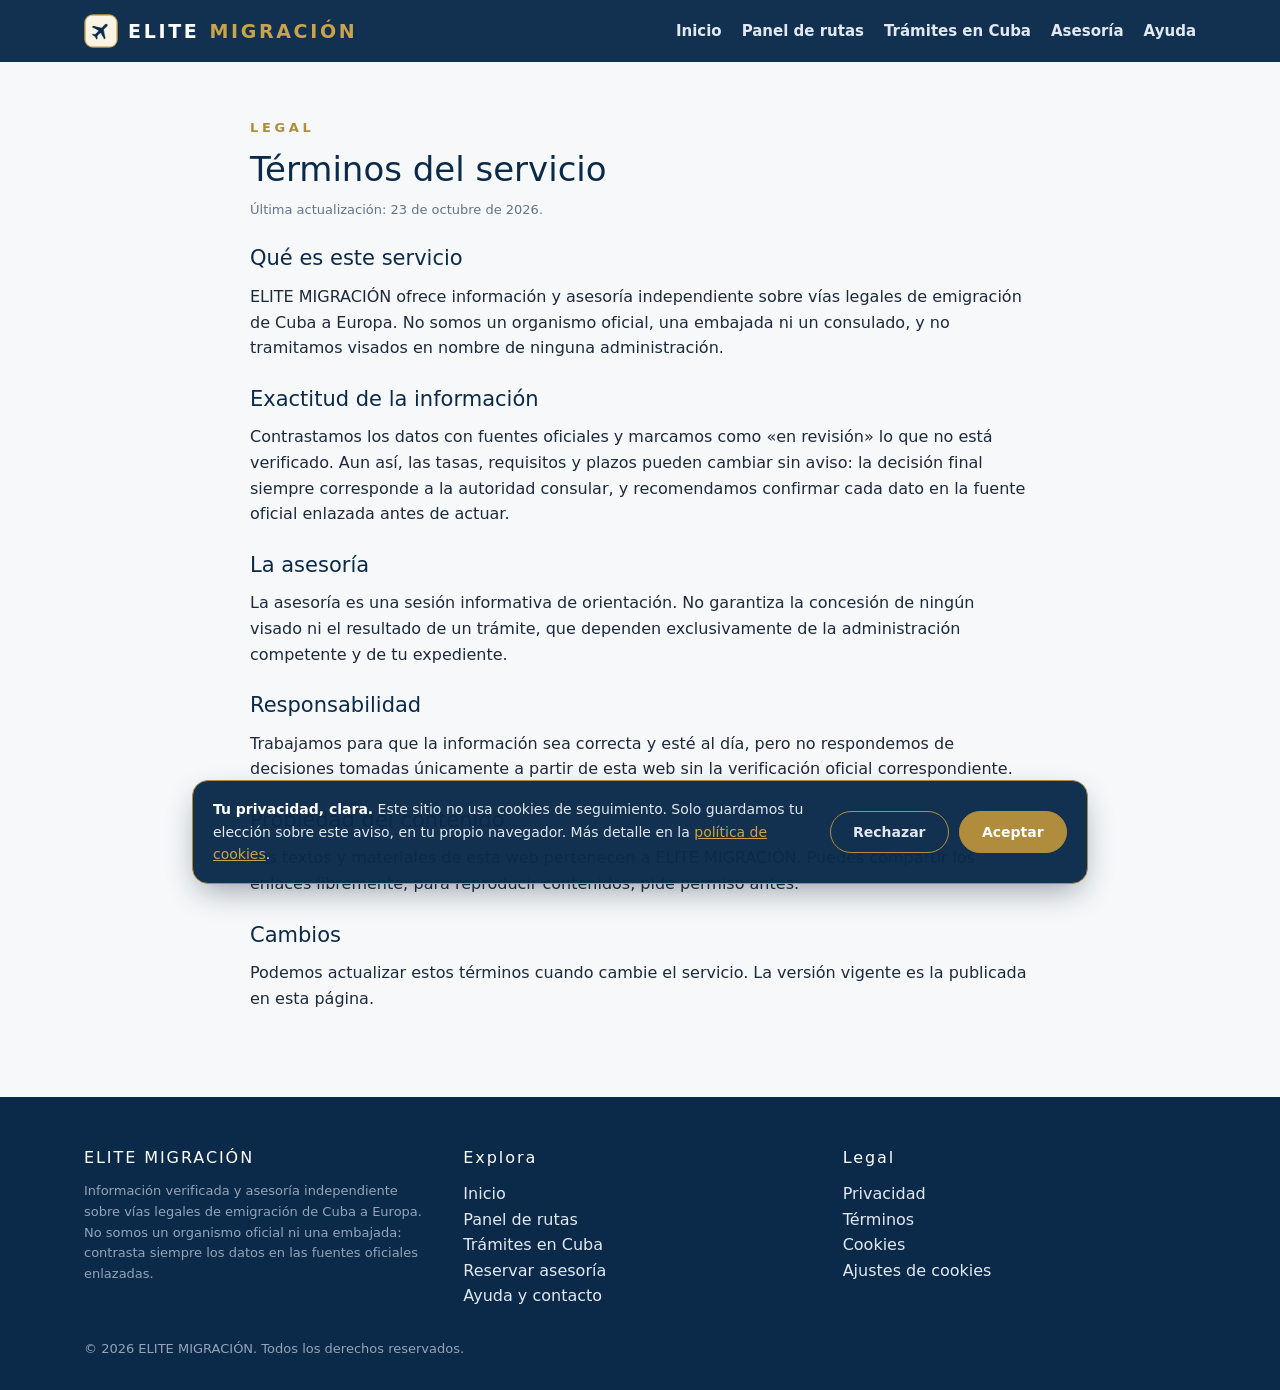
<file: public/terminos.html>
<!DOCTYPE html>
<html lang="es">
<head>
<title>Términos del servicio | ELITE MIGRACIÓN</title>
<meta name="description" content="Términos de uso de la información y la asesoría de ELITE MIGRACIÓN."/>
<meta property="og:title" content="Términos del servicio | ELITE MIGRACIÓN"/>
<meta property="og:description" content="Términos de uso de la información y la asesoría de ELITE MIGRACIÓN."/>
<meta property="og:type" content="website"/>
<meta property="og:image" content="https://elite-migracion.pages.dev/assets/img/og-cover.jpg"/>
<meta charset="UTF-8"/>
<meta name="viewport" content="width=device-width, initial-scale=1.0"/>
<link rel="icon" type="image/svg+xml" href="assets/icons/favicon.svg"/>
<link rel="icon" type="image/png" sizes="32x32" href="assets/icons/favicon-32.png"/>
<link rel="apple-touch-icon" sizes="180x180" href="assets/icons/apple-touch-icon.png"/>
<link rel="stylesheet" href="assets/css/site.css"/>
</head>
<body>
<header class="site"><div class="wrap nav">
<a class="brand" href="index.html"><img src="assets/icons/apple-touch-icon.png" alt="Logotipo de ELITE MIGRACIÓN" width="34" height="34" style="border-radius:9px"/>ELITE <span>MIGRACIÓN</span></a>
<nav><a href="index.html">Inicio</a><a href="dashboard.html">Panel de rutas</a><a href="tramites.html">Trámites en Cuba</a><a href="booking.html">Asesoría</a><a href="chat.html">Ayuda</a></nav>
</div></header>

<section><div class="wrap" style="max-width:820px">
<p class="eyebrow" style="color:#B08D3C">Legal</p>
<h1 style="font-size:34px;line-height:1.2;color:#0B2A4A;margin-top:10px">Términos del servicio</h1>
<p class="note" style="margin-bottom:22px">Última actualización: 23 de octubre de 2026.</p>
<h2 style="color:#0B2A4A;margin:22px 0 8px;font-size:21px">Qué es este servicio</h2>
<p style="margin-bottom:10px">ELITE MIGRACIÓN ofrece información y asesoría independiente sobre vías legales de emigración de Cuba a Europa. No somos un organismo oficial, una embajada ni un consulado, y no tramitamos visados en nombre de ninguna administración.</p>
<h2 style="color:#0B2A4A;margin:22px 0 8px;font-size:21px">Exactitud de la información</h2>
<p style="margin-bottom:10px">Contrastamos los datos con fuentes oficiales y marcamos como «en revisión» lo que no está verificado. Aun así, las tasas, requisitos y plazos pueden cambiar sin aviso: la decisión final siempre corresponde a la autoridad consular, y recomendamos confirmar cada dato en la fuente oficial enlazada antes de actuar.</p>
<h2 style="color:#0B2A4A;margin:22px 0 8px;font-size:21px">La asesoría</h2>
<p style="margin-bottom:10px">La asesoría es una sesión informativa de orientación. No garantiza la concesión de ningún visado ni el resultado de un trámite, que dependen exclusivamente de la administración competente y de tu expediente.</p>
<h2 style="color:#0B2A4A;margin:22px 0 8px;font-size:21px">Responsabilidad</h2>
<p style="margin-bottom:10px">Trabajamos para que la información sea correcta y esté al día, pero no respondemos de decisiones tomadas únicamente a partir de esta web sin la verificación oficial correspondiente.</p>
<h2 style="color:#0B2A4A;margin:22px 0 8px;font-size:21px">Propiedad del contenido</h2>
<p style="margin-bottom:10px">Los textos y materiales de esta web pertenecen a ELITE MIGRACIÓN. Puedes compartir los enlaces libremente; para reproducir contenidos, pide permiso antes.</p>
<h2 style="color:#0B2A4A;margin:22px 0 8px;font-size:21px">Cambios</h2>
<p style="margin-bottom:10px">Podemos actualizar estos términos cuando cambie el servicio. La versión vigente es la publicada en esta página.</p>
</div></section>
<footer class="site"><div class="wrap">
<div class="fgrid">
<div><h4>ELITE MIGRACIÓN</h4>
<p class="small" style="margin-top:10px">Información verificada y asesoría independiente sobre vías legales de emigración de Cuba a Europa. No somos un organismo oficial ni una embajada: contrasta siempre los datos en las fuentes oficiales enlazadas.</p></div>
<div><h4>Explora</h4>
<p style="margin-top:10px"><a href="index.html">Inicio</a><br/><a href="dashboard.html">Panel de rutas</a><br/><a href="tramites.html">Trámites en Cuba</a><br/><a href="booking.html">Reservar asesoría</a><br/><a href="chat.html">Ayuda y contacto</a></p></div>
<div><h4>Legal</h4>
<p style="margin-top:10px"><a href="privacidad.html">Privacidad</a><br/><a href="terminos.html">Términos</a><br/><a href="cookies.html">Cookies</a><br/><a href="#" data-elite-cookie-settings>Ajustes de cookies</a></p></div>
</div>
<p class="small" style="margin-top:30px">© 2026 ELITE MIGRACIÓN. Todos los derechos reservados.</p>
</div></footer>

<style>
#elite-cookie{display:none;position:fixed;left:0;right:0;bottom:0;z-index:9999;padding:1rem;justify-content:center}
#elite-cookie.cw-show{display:flex}
#elite-cookie .in{max-width:56rem;width:100%;background:rgba(11,42,74,.97);border:1px solid #B08D3C;border-radius:1rem;box-shadow:0 12px 32px -8px rgba(6,30,52,.45);padding:1.1rem 1.25rem;display:flex;flex-wrap:wrap;gap:.9rem 1.25rem;align-items:center;justify-content:space-between;color:#E2E8F0;font-size:14px;line-height:1.6}
#elite-cookie a{color:#C9A44C;text-decoration:underline}
#elite-cookie .acts{display:flex;gap:.6rem;flex-wrap:wrap}
#elite-cookie button{font:inherit;font-weight:700;border-radius:999px;padding:.55rem 1.4rem;cursor:pointer;border:1px solid #B08D3C}
#elite-cookie .ok{background:#B08D3C;color:#fff}
#elite-cookie .no{background:transparent;color:#E2E8F0}
</style>
<div id="elite-cookie" role="dialog" aria-label="Aviso de cookies">
<div class="in">
<p style="margin:0;flex:1 1 330px"><strong style="color:#fff">Tu privacidad, clara.</strong> Este sitio no usa cookies de seguimiento. Solo guardamos tu elección sobre este aviso, en tu propio navegador. Más detalle en la <a href="cookies.html">política de cookies</a>.</p>
<div class="acts">
<button type="button" class="no" data-elite-reject>Rechazar</button>
<button type="button" class="ok" data-elite-accept>Aceptar</button>
</div>
</div>
</div>
<script>
(function(){var KEY='elite_cookie_consent';var b=document.getElementById('elite-cookie');
function get(){try{return localStorage.getItem(KEY);}catch(e){return null;}}
function set(v){try{localStorage.setItem(KEY,v);}catch(e){}}
function show(){if(b)b.classList.add('cw-show');}
function hide(){if(b)b.classList.remove('cw-show');}
document.querySelectorAll('[data-elite-accept]').forEach(function(el){el.addEventListener('click',function(){set('accepted');hide();});});
document.querySelectorAll('[data-elite-reject]').forEach(function(el){el.addEventListener('click',function(){set('rejected');hide();});});
document.querySelectorAll('[data-elite-cookie-settings]').forEach(function(el){el.addEventListener('click',function(ev){ev.preventDefault();show();});});
window.eliteOpenCookieSettings=show;
if(!get())show();})();
</script>
</body>
</html>
</file>
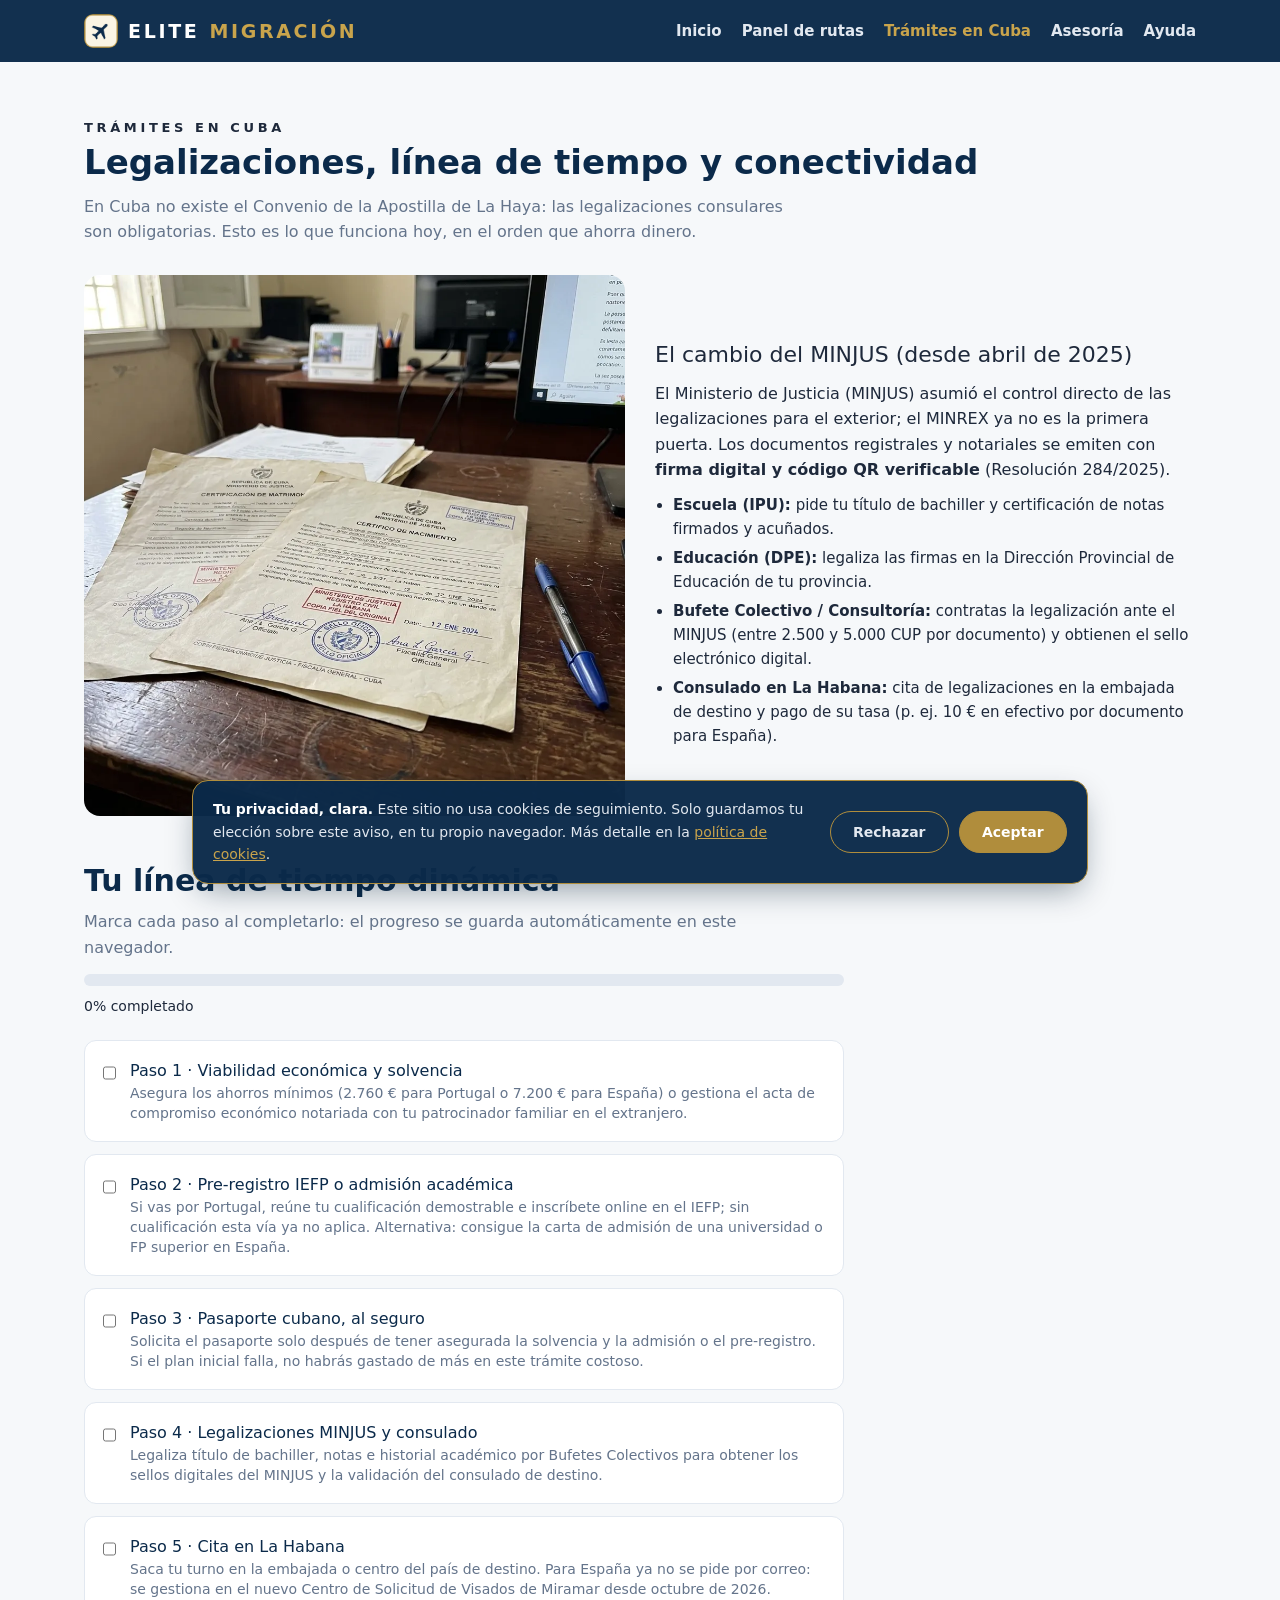
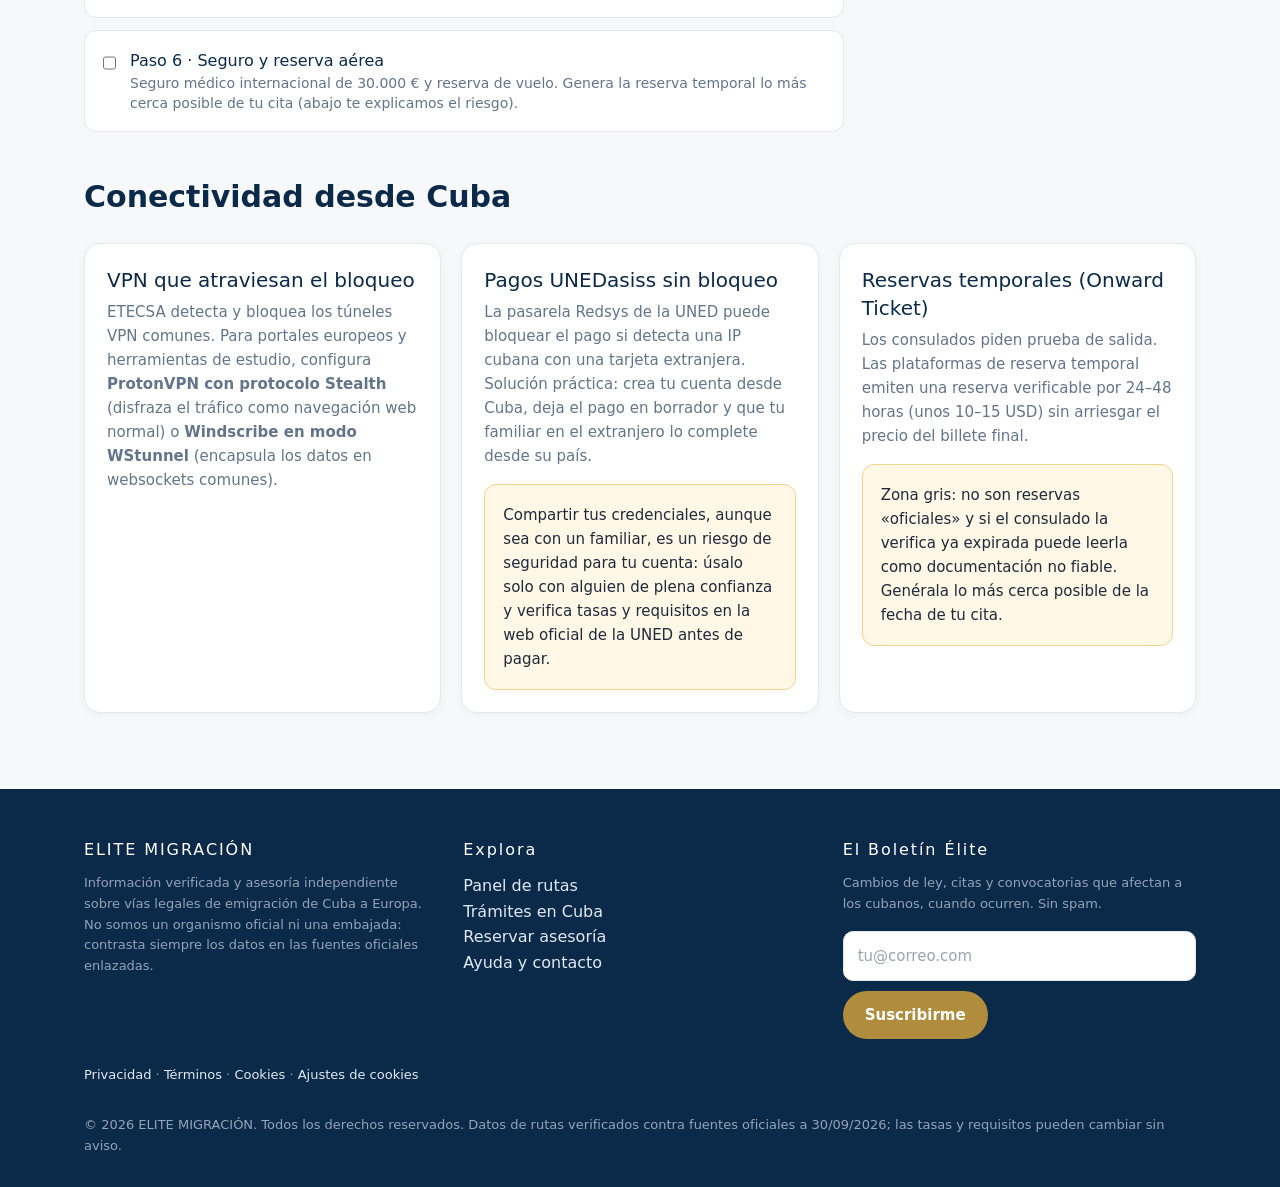
<file: public/tramites.html>
<!DOCTYPE html>
<html lang="es">
<head>
<meta charset="UTF-8"/>
<meta name="viewport" content="width=device-width, initial-scale=1.0"/>
<title>ELITE MIGRACIÓN | Trámites en Cuba: MINJUS, línea de tiempo y conectividad</title>
<meta name="description" content="Legalizaciones MINJUS con firma digital, línea de tiempo interactiva de emigración y soluciones de conectividad desde Cuba."/>
<meta property="og:title" content="ELITE MIGRACIÓN | Trámites en Cuba: MINJUS, línea de tiempo y conectividad"/>
<meta property="og:description" content="Legalizaciones MINJUS con firma digital, línea de tiempo interactiva de emigración y soluciones de conectividad desde Cuba."/>
<meta property="og:type" content="website"/>
<meta property="og:image" content="https://elite-migracion.pages.dev/assets/img/og-cover.jpg"/>
<meta property="og:image:width" content="1200"/>
<meta property="og:image:height" content="630"/>
<meta property="og:image:alt" content="ELITE MIGRACIÓN — Tu salida legal a Europa, con datos verificados"/>
<meta name="twitter:card" content="summary_large_image"/>
<meta name="twitter:image" content="https://elite-migracion.pages.dev/assets/img/og-cover.jpg"/>


<link rel="icon" type="image/svg+xml" href="assets/icons/favicon.svg"/>
<link rel="icon" type="image/png" sizes="32x32" href="assets/icons/favicon-32.png"/>
<link rel="apple-touch-icon" sizes="180x180" href="assets/icons/apple-touch-icon.png"/>
<link rel="stylesheet" href="assets/css/site.css"/>
</head>
<body>
<header class="site"><div class="wrap nav">
<a class="brand" href="index.html"><img src="assets/icons/apple-touch-icon.png" alt="Logotipo de ELITE MIGRACIÓN" width="34" height="34" style="border-radius:9px"/>ELITE <span>MIGRACIÓN</span></a>
<nav><a href="index.html">Inicio</a><a href="dashboard.html">Panel de rutas</a><a href="tramites.html" style="color:#C9A44C">Trámites en Cuba</a><a href="booking.html">Asesoría</a><a href="chat.html">Ayuda</a></nav>
</div></header>

<section><div class="wrap">
<p class="eyebrow" style="color:var(--gold)">Trámites en Cuba</p>
<h2 class="title" style="font-size:34px">Legalizaciones, línea de tiempo y conectividad</h2>
<p class="lead">En Cuba no existe el Convenio de la Apostilla de La Haya: las legalizaciones consulares son obligatorias. Esto es lo que funciona hoy, en el orden que ahorra dinero.</p>

<div class="split" style="margin-top:30px">
<picture><source srcset="assets/img/cuban_legalization_documents.webp" type="image/webp"/><img src="cuban_legalization_documents.png" alt="Documentos cubanos legalizados por el MINJUS" loading="lazy"/></picture>
<div><h3 style="color:var(--navy);font-size:22px">El cambio del MINJUS (desde abril de 2025)</h3>
<p style="margin-top:8px">El Ministerio de Justicia (MINJUS) asumió el control directo de las legalizaciones para el exterior; el MINREX ya no es la primera puerta. Los documentos registrales y notariales se emiten con <b>firma digital y código QR verificable</b> (Resolución 284/2025).</p>
<ul class="reqs">
<li><b>Escuela (IPU):</b> pide tu título de bachiller y certificación de notas firmados y acuñados.</li>
<li><b>Educación (DPE):</b> legaliza las firmas en la Dirección Provincial de Educación de tu provincia.</li>
<li><b>Bufete Colectivo / Consultoría:</b> contratas la legalización ante el MINJUS (entre 2.500 y 5.000 CUP por documento) y obtienen el sello electrónico digital.</li>
<li><b>Consulado en La Habana:</b> cita de legalizaciones en la embajada de destino y pago de su tasa (p. ej. 10 € en efectivo por documento para España).</li>
</ul></div></div>

<h2 class="title" style="margin-top:44px">Tu línea de tiempo dinámica</h2>
<p class="lead">Marca cada paso al completarlo: el progreso se guarda automáticamente en este navegador.</p>
<div class="progress"><i id="tl-bar"></i></div>
<p class="status" id="tl-txt">0% completado</p>
<div class="tl"><label class="tl-item"><input type="checkbox" data-tl="0"/><div><h4>Paso 1 · Viabilidad económica y solvencia</h4><p>Asegura los ahorros mínimos (2.760 € para Portugal o 7.200 € para España) o gestiona el acta de compromiso económico notariada con tu patrocinador familiar en el extranjero.</p></div></label><label class="tl-item"><input type="checkbox" data-tl="1"/><div><h4>Paso 2 · Pre-registro IEFP o admisión académica</h4><p>Si vas por Portugal, reúne tu cualificación demostrable e inscríbete online en el IEFP; sin cualificación esta vía ya no aplica. Alternativa: consigue la carta de admisión de una universidad o FP superior en España.</p></div></label><label class="tl-item"><input type="checkbox" data-tl="2"/><div><h4>Paso 3 · Pasaporte cubano, al seguro</h4><p>Solicita el pasaporte solo después de tener asegurada la solvencia y la admisión o el pre-registro. Si el plan inicial falla, no habrás gastado de más en este trámite costoso.</p></div></label><label class="tl-item"><input type="checkbox" data-tl="3"/><div><h4>Paso 4 · Legalizaciones MINJUS y consulado</h4><p>Legaliza título de bachiller, notas e historial académico por Bufetes Colectivos para obtener los sellos digitales del MINJUS y la validación del consulado de destino.</p></div></label><label class="tl-item"><input type="checkbox" data-tl="4"/><div><h4>Paso 5 · Cita en La Habana</h4><p>Saca tu turno en la embajada o centro del país de destino. Para España ya no se pide por correo: se gestiona en el nuevo Centro de Solicitud de Visados de Miramar desde octubre de 2026.</p></div></label><label class="tl-item"><input type="checkbox" data-tl="5"/><div><h4>Paso 6 · Seguro y reserva aérea</h4><p>Seguro médico internacional de 30.000 € y reserva de vuelo. Genera la reserva temporal lo más cerca posible de tu cita (abajo te explicamos el riesgo).</p></div></label></div>

<h2 class="title" style="margin-top:44px">Conectividad desde Cuba</h2>
<div class="grid">
<article class="card"><h3>VPN que atraviesan el bloqueo</h3><p>ETECSA detecta y bloquea los túneles VPN comunes. Para portales europeos y herramientas de estudio, configura <b>ProtonVPN con protocolo Stealth</b> (disfraza el tráfico como navegación web normal) o <b>Windscribe en modo WStunnel</b> (encapsula los datos en websockets comunes).</p></article>
<article class="card"><h3>Pagos UNEDasiss sin bloqueo</h3><p>La pasarela Redsys de la UNED puede bloquear el pago si detecta una IP cubana con una tarjeta extranjera. Solución práctica: crea tu cuenta desde Cuba, deja el pago en borrador y que tu familiar en el extranjero lo complete desde su país.</p>
<div class="warn">Compartir tus credenciales, aunque sea con un familiar, es un riesgo de seguridad para tu cuenta: úsalo solo con alguien de plena confianza y verifica tasas y requisitos en la web oficial de la UNED antes de pagar.</div></article>
<article class="card"><h3>Reservas temporales (Onward Ticket)</h3><p>Los consulados piden prueba de salida. Las plataformas de reserva temporal emiten una reserva verificable por 24–48 horas (unos 10–15 USD) sin arriesgar el precio del billete final.</p>
<div class="warn">Zona gris: no son reservas «oficiales» y si el consulado la verifica ya expirada puede leerla como documentación no fiable. Genérala lo más cerca posible de la fecha de tu cita.</div></article>
</div>
</div></section>
<script>
(function(){var boxes=document.querySelectorAll('[data-tl]');var bar=document.getElementById('tl-bar');var txt=document.getElementById('tl-txt');
function paint(){var done=0;boxes.forEach(function(b){if(b.checked)done++;b.closest('.tl-item').classList.toggle('done',b.checked);});
var pct=Math.round(done/boxes.length*100);bar.style.width=pct+'%';txt.textContent=pct+'% completado';}
boxes.forEach(function(b){var k='elite-tl-'+b.getAttribute('data-tl');b.checked=localStorage.getItem(k)==='1';
b.addEventListener('change',function(){localStorage.setItem(k,b.checked?'1':'0');paint();});});paint();})();
</script>

<footer class="site"><div class="wrap">
<div class="fgrid">
<div><h4>ELITE MIGRACIÓN</h4>
<p class="small" style="margin-top:10px">Información verificada y asesoría independiente sobre vías legales de emigración de Cuba a Europa. No somos un organismo oficial ni una embajada: contrasta siempre los datos en las fuentes oficiales enlazadas.</p></div>
<div><h4>Explora</h4>
<p style="margin-top:10px"><a href="dashboard.html">Panel de rutas</a><br/><a href="tramites.html">Trámites en Cuba</a><br/><a href="booking.html">Reservar asesoría</a><br/><a href="chat.html">Ayuda y contacto</a></p></div>
<div><h4>El Boletín Élite</h4>
<p class="small" style="margin-top:10px">Cambios de ley, citas y convocatorias que afectan a los cubanos, cuando ocurren. Sin spam.</p>
<form class="news" id="news-form" novalidate>
<input type="email" name="email" required placeholder="tu@correo.com" aria-label="Correo electrónico"/>
<input type="text" name="company" tabindex="-1" autocomplete="off" aria-hidden="true" style="display:none"/>
<button class="btn" type="submit">Suscribirme</button>
<p class="status" id="news-status" role="status"></p>
</form></div>
</div>
<p class="small" style="margin-top:26px"><a href="privacidad.html">Privacidad</a> · <a href="terminos.html">Términos</a> · <a href="cookies.html">Cookies</a> · <a href="#" data-elite-cookie-settings>Ajustes de cookies</a></p>
<p class="small" style="margin-top:30px">© 2026 ELITE MIGRACIÓN. Todos los derechos reservados. Datos de rutas verificados contra fuentes oficiales a 30/09/2026; las tasas y requisitos pueden cambiar sin aviso.</p>
</div></footer>
<script>
(function(){var f=document.getElementById('news-form');if(!f)return;var st=document.getElementById('news-status');
var src=(new URLSearchParams(location.search).get('src')||'').slice(0,40);
f.addEventListener('submit',function(e){e.preventDefault();var em=f.querySelector('input[name=email]').value.trim();
if(!em||em.indexOf('@')<0){st.textContent='Escribe un correo válido.';return;}
fetch('/api/newsletter',{method:'POST',headers:{'Content-Type':'application/json'},body:JSON.stringify({email:em,company:f.querySelector('input[name=company]').value,src:src})})
.then(function(r){return r.json();}).then(function(b){st.textContent=b&&b.ok?'Gracias: ya estás dentro del Boletín Élite.':'Algo salió mal. Inténtalo de nuevo.';if(b&&b.ok)f.reset();})
.catch(function(){st.textContent='Algo salió mal. Inténtalo de nuevo.';});});})();
</script>
<style>
#elite-cookie{display:none;position:fixed;left:0;right:0;bottom:0;z-index:9999;padding:1rem;justify-content:center}
#elite-cookie.cw-show{display:flex}
#elite-cookie .in{max-width:56rem;width:100%;background:rgba(11,42,74,.97);border:1px solid #B08D3C;border-radius:1rem;box-shadow:0 12px 32px -8px rgba(6,30,52,.45);padding:1.1rem 1.25rem;display:flex;flex-wrap:wrap;gap:.9rem 1.25rem;align-items:center;justify-content:space-between;color:#E2E8F0;font-size:14px;line-height:1.6}
#elite-cookie a{color:#C9A44C;text-decoration:underline}
#elite-cookie .acts{display:flex;gap:.6rem;flex-wrap:wrap}
#elite-cookie button{font:inherit;font-weight:700;border-radius:999px;padding:.55rem 1.4rem;cursor:pointer;border:1px solid #B08D3C}
#elite-cookie .ok{background:#B08D3C;color:#fff}
#elite-cookie .no{background:transparent;color:#E2E8F0}
</style>
<div id="elite-cookie" role="dialog" aria-label="Aviso de cookies">
<div class="in">
<p style="margin:0;flex:1 1 330px"><strong style="color:#fff">Tu privacidad, clara.</strong> Este sitio no usa cookies de seguimiento. Solo guardamos tu elección sobre este aviso, en tu propio navegador. Más detalle en la <a href="cookies.html">política de cookies</a>.</p>
<div class="acts">
<button type="button" class="no" data-elite-reject>Rechazar</button>
<button type="button" class="ok" data-elite-accept>Aceptar</button>
</div>
</div>
</div>
<script>
(function(){var KEY='elite_cookie_consent';var b=document.getElementById('elite-cookie');
function get(){try{return localStorage.getItem(KEY);}catch(e){return null;}}
function set(v){try{localStorage.setItem(KEY,v);}catch(e){}}
function show(){if(b)b.classList.add('cw-show');}
function hide(){if(b)b.classList.remove('cw-show');}
document.querySelectorAll('[data-elite-accept]').forEach(function(el){el.addEventListener('click',function(){set('accepted');hide();});});
document.querySelectorAll('[data-elite-reject]').forEach(function(el){el.addEventListener('click',function(){set('rejected');hide();});});
document.querySelectorAll('[data-elite-cookie-settings]').forEach(function(el){el.addEventListener('click',function(ev){ev.preventDefault();show();});});
window.eliteOpenCookieSettings=show;
if(!get())show();})();
</script>
</body>
</html>
</file>
<file: public/assets/css/site.css>
*,:after,:before{--tw-border-spacing-x:0;--tw-border-spacing-y:0;--tw-translate-x:0;--tw-translate-y:0;--tw-rotate:0;--tw-skew-x:0;--tw-skew-y:0;--tw-scale-x:1;--tw-scale-y:1;--tw-pan-x: ;--tw-pan-y: ;--tw-pinch-zoom: ;--tw-scroll-snap-strictness:proximity;--tw-gradient-from-position: ;--tw-gradient-via-position: ;--tw-gradient-to-position: ;--tw-ordinal: ;--tw-slashed-zero: ;--tw-numeric-figure: ;--tw-numeric-spacing: ;--tw-numeric-fraction: ;--tw-ring-inset: ;--tw-ring-offset-width:0px;--tw-ring-offset-color:#fff;--tw-ring-color:rgba(59,130,246,.5);--tw-ring-offset-shadow:0 0 #0000;--tw-ring-shadow:0 0 #0000;--tw-shadow:0 0 #0000;--tw-shadow-colored:0 0 #0000;--tw-blur: ;--tw-brightness: ;--tw-contrast: ;--tw-grayscale: ;--tw-hue-rotate: ;--tw-invert: ;--tw-saturate: ;--tw-sepia: ;--tw-drop-shadow: ;--tw-backdrop-blur: ;--tw-backdrop-brightness: ;--tw-backdrop-contrast: ;--tw-backdrop-grayscale: ;--tw-backdrop-hue-rotate: ;--tw-backdrop-invert: ;--tw-backdrop-opacity: ;--tw-backdrop-saturate: ;--tw-backdrop-sepia: ;--tw-contain-size: ;--tw-contain-layout: ;--tw-contain-paint: ;--tw-contain-style: }::backdrop{--tw-border-spacing-x:0;--tw-border-spacing-y:0;--tw-translate-x:0;--tw-translate-y:0;--tw-rotate:0;--tw-skew-x:0;--tw-skew-y:0;--tw-scale-x:1;--tw-scale-y:1;--tw-pan-x: ;--tw-pan-y: ;--tw-pinch-zoom: ;--tw-scroll-snap-strictness:proximity;--tw-gradient-from-position: ;--tw-gradient-via-position: ;--tw-gradient-to-position: ;--tw-ordinal: ;--tw-slashed-zero: ;--tw-numeric-figure: ;--tw-numeric-spacing: ;--tw-numeric-fraction: ;--tw-ring-inset: ;--tw-ring-offset-width:0px;--tw-ring-offset-color:#fff;--tw-ring-color:rgba(59,130,246,.5);--tw-ring-offset-shadow:0 0 #0000;--tw-ring-shadow:0 0 #0000;--tw-shadow:0 0 #0000;--tw-shadow-colored:0 0 #0000;--tw-blur: ;--tw-brightness: ;--tw-contrast: ;--tw-grayscale: ;--tw-hue-rotate: ;--tw-invert: ;--tw-saturate: ;--tw-sepia: ;--tw-drop-shadow: ;--tw-backdrop-blur: ;--tw-backdrop-brightness: ;--tw-backdrop-contrast: ;--tw-backdrop-grayscale: ;--tw-backdrop-hue-rotate: ;--tw-backdrop-invert: ;--tw-backdrop-opacity: ;--tw-backdrop-saturate: ;--tw-backdrop-sepia: ;--tw-contain-size: ;--tw-contain-layout: ;--tw-contain-paint: ;--tw-contain-style: }/*! tailwindcss v3.4.17 | MIT License | https://tailwindcss.com*/*,:after,:before{border:0 solid #e5e7eb;box-sizing:border-box}:after,:before{--tw-content:""}:host,html{line-height:1.5;-webkit-text-size-adjust:100%;font-family:Segoe UI,system-ui,-apple-system,Arial,sans-serif;font-feature-settings:normal;font-variation-settings:normal;-moz-tab-size:4;-o-tab-size:4;tab-size:4;-webkit-tap-highlight-color:transparent}body{line-height:inherit;margin:0}hr{border-top-width:1px;color:inherit;height:0}abbr:where([title]){-webkit-text-decoration:underline dotted;text-decoration:underline dotted}h1,h2,h3,h4,h5,h6{font-size:inherit;font-weight:inherit}a{color:inherit;text-decoration:inherit}b,strong{font-weight:bolder}code,kbd,pre,samp{font-family:ui-monospace,SFMono-Regular,Menlo,Monaco,Consolas,Liberation Mono,Courier New,monospace;font-feature-settings:normal;font-size:1em;font-variation-settings:normal}small{font-size:80%}sub,sup{font-size:75%;line-height:0;position:relative;vertical-align:baseline}sub{bottom:-.25em}sup{top:-.5em}table{border-color:inherit;text-indent:0}button,input,optgroup,select,textarea{color:inherit;font-family:inherit;font-feature-settings:inherit;font-size:100%;font-variation-settings:inherit;font-weight:inherit;letter-spacing:inherit;line-height:inherit;margin:0;padding:0}button,select{text-transform:none}button,input:where([type=button]),input:where([type=reset]),input:where([type=submit]){-webkit-appearance:button;background-color:transparent;background-image:none}:-moz-focusring{outline:auto}:-moz-ui-invalid{box-shadow:none}progress{vertical-align:baseline}::-webkit-inner-spin-button,::-webkit-outer-spin-button{height:auto}[type=search]{-webkit-appearance:textfield;outline-offset:-2px}::-webkit-search-decoration{-webkit-appearance:none}::-webkit-file-upload-button{-webkit-appearance:button;font:inherit}summary{display:list-item}blockquote,dd,dl,figure,h1,h2,h3,h4,h5,h6,hr,p,pre{margin:0}fieldset{margin:0}fieldset,legend{padding:0}menu,ol,ul{list-style:none;margin:0;padding:0}dialog{padding:0}textarea{resize:vertical}input::-moz-placeholder,textarea::-moz-placeholder{color:#9ca3af;opacity:1}input::placeholder,textarea::placeholder{color:#9ca3af;opacity:1}[role=button],button{cursor:pointer}:disabled{cursor:default}audio,canvas,embed,iframe,img,object,svg,video{display:block;vertical-align:middle}img,video{height:auto;max-width:100%}[hidden]:where(:not([hidden=until-found])){display:none}body{--tw-bg-opacity:1;background-color:rgb(246 248 250/var(--tw-bg-opacity,1));font-family:Segoe UI,system-ui,-apple-system,Arial,sans-serif;--tw-text-opacity:1;color:rgb(30 41 59/var(--tw-text-opacity,1));-webkit-font-smoothing:antialiased;-moz-osx-font-smoothing:grayscale;line-height:1.6}section{padding:56px 0}a{--tw-text-opacity:1;color:rgb(6 58 94/var(--tw-text-opacity,1))}a:hover{text-decoration:underline}.wrap{margin-left:auto;margin-right:auto;max-width:72rem;padding-left:1.25rem;padding-right:1.25rem}header.site{position:sticky;top:0;z-index:50;--tw-backdrop-blur:blur(8px);-webkit-backdrop-filter:var(--tw-backdrop-blur) var(--tw-backdrop-brightness) var(--tw-backdrop-contrast) var(--tw-backdrop-grayscale) var(--tw-backdrop-hue-rotate) var(--tw-backdrop-invert) var(--tw-backdrop-opacity) var(--tw-backdrop-saturate) var(--tw-backdrop-sepia);backdrop-filter:var(--tw-backdrop-blur) var(--tw-backdrop-brightness) var(--tw-backdrop-contrast) var(--tw-backdrop-grayscale) var(--tw-backdrop-hue-rotate) var(--tw-backdrop-invert) var(--tw-backdrop-opacity) var(--tw-backdrop-saturate) var(--tw-backdrop-sepia);background:rgba(11,42,74,.97)}.nav{flex-wrap:wrap;gap:26px;padding-bottom:.875rem;padding-top:.875rem}.brand,.nav{align-items:center;display:flex}.brand{font-size:19px;font-weight:800;gap:.625rem;letter-spacing:.14em;--tw-text-opacity:1;color:rgb(255 255 255/var(--tw-text-opacity,1));text-decoration-line:none}.brand span{--tw-text-opacity:1;color:rgb(201 164 76/var(--tw-text-opacity,1))}.brand:hover{text-decoration:none}.nav nav{display:flex;flex-wrap:wrap;gap:1.25rem;margin-left:auto}.nav nav a{font-size:15px;font-weight:600;--tw-text-opacity:1;color:rgb(226 232 240/var(--tw-text-opacity,1));text-decoration-line:none}.nav nav a:hover{--tw-text-opacity:1;color:rgb(255 255 255/var(--tw-text-opacity,1));text-decoration:none}.btn{align-items:center;border-radius:9999px;border-width:0;cursor:pointer;display:inline-flex;justify-content:center;--tw-bg-opacity:1;background-color:rgb(176 141 60/var(--tw-bg-opacity,1));font-size:15px;font-weight:700;padding:.75rem 22px;--tw-text-opacity:1;color:rgb(255 255 255/var(--tw-text-opacity,1));text-decoration-line:none;transition-duration:.15s;transition-property:color,background-color,border-color,text-decoration-color,fill,stroke,opacity,box-shadow,transform,filter,-webkit-backdrop-filter;transition-property:color,background-color,border-color,text-decoration-color,fill,stroke,opacity,box-shadow,transform,filter,backdrop-filter;transition-property:color,background-color,border-color,text-decoration-color,fill,stroke,opacity,box-shadow,transform,filter,backdrop-filter,-webkit-backdrop-filter;transition-timing-function:cubic-bezier(.4,0,.2,1)}.btn:hover{--tw-bg-opacity:1;background-color:rgb(201 164 76/var(--tw-bg-opacity,1));text-decoration:none}.btn.ghost{border-style:solid;border-width:2px;--tw-border-opacity:1;background-color:transparent;border-color:rgb(176 141 60/var(--tw-border-opacity,1));--tw-text-opacity:1;color:rgb(11 42 74/var(--tw-text-opacity,1))}.btn.navy{--tw-bg-opacity:1;background-color:rgb(11 42 74/var(--tw-bg-opacity,1))}.eyebrow{color:rgb(201 164 76/var(--tw-text-opacity,1));font-size:13px;letter-spacing:.28em;text-transform:uppercase}.eyebrow,h2.title{font-weight:700;--tw-text-opacity:1}h2.title{color:rgb(11 42 74/var(--tw-text-opacity,1));font-size:30px;line-height:1.375;margin-bottom:.5rem}p.lead{max-width:720px;--tw-text-opacity:1;color:rgb(100 116 139/var(--tw-text-opacity,1))}.grid{display:grid;gap:1.25rem;grid-template-columns:repeat(auto-fill,minmax(320px,1fr));margin-top:26px}.card{border-radius:1rem;border-width:1px;--tw-border-opacity:1;border-color:rgb(226 232 240/var(--tw-border-opacity,1));--tw-bg-opacity:1;background-color:rgb(255 255 255/var(--tw-bg-opacity,1));padding:22px;--tw-shadow:0 2px 10px rgba(11,42,74,.04);--tw-shadow-colored:0 2px 10px var(--tw-shadow-color);transition-duration:.3s;transition-property:color,background-color,border-color,text-decoration-color,fill,stroke,opacity,box-shadow,transform,filter,-webkit-backdrop-filter;transition-property:color,background-color,border-color,text-decoration-color,fill,stroke,opacity,box-shadow,transform,filter,backdrop-filter;transition-property:color,background-color,border-color,text-decoration-color,fill,stroke,opacity,box-shadow,transform,filter,backdrop-filter,-webkit-backdrop-filter;transition-timing-function:cubic-bezier(.4,0,.2,1)}.card,.card:hover{box-shadow:var(--tw-ring-offset-shadow,0 0 #0000),var(--tw-ring-shadow,0 0 #0000),var(--tw-shadow)}.card:hover{--tw-translate-y:-0.25rem;transform:translate(var(--tw-translate-x),var(--tw-translate-y)) rotate(var(--tw-rotate)) skewX(var(--tw-skew-x)) skewY(var(--tw-skew-y)) scaleX(var(--tw-scale-x)) scaleY(var(--tw-scale-y));--tw-shadow:0 16px 34px rgba(11,42,74,.12);--tw-shadow-colored:0 16px 34px var(--tw-shadow-color)}.card h3{font-size:1.25rem;line-height:1.75rem;margin-bottom:.375rem;--tw-text-opacity:1;color:rgb(11 42 74/var(--tw-text-opacity,1))}.card p{font-size:15px;--tw-text-opacity:1;color:rgb(100 116 139/var(--tw-text-opacity,1))}.card .top{align-items:center;display:flex;gap:.875rem;margin-bottom:.625rem}.code{align-items:center;border-radius:10px;display:inline-flex;height:2.75rem;justify-content:center;width:2.75rem;--tw-bg-opacity:1;background-color:rgb(11 42 74/var(--tw-bg-opacity,1));font-weight:800;letter-spacing:.05em;--tw-text-opacity:1;color:rgb(201 164 76/var(--tw-text-opacity,1))}.chip{border-radius:9999px;display:inline-block;font-size:.75rem;font-weight:700;letter-spacing:.05em;line-height:1rem;padding:.25rem .625rem;text-transform:uppercase}.chip.ok{background-color:rgb(236 253 245/var(--tw-bg-opacity,1));color:rgb(4 120 87/var(--tw-text-opacity,1))}.chip.ok,.chip.rev{--tw-bg-opacity:1;--tw-text-opacity:1}.chip.rev{background-color:rgb(255 251 235/var(--tw-bg-opacity,1));color:rgb(180 83 9/var(--tw-text-opacity,1))}.kv{font-size:.875rem;line-height:1.25rem;margin-top:.75rem}.kv b{color:rgb(11 42 74/var(--tw-text-opacity,1))}.kv b,ul.reqs{--tw-text-opacity:1}ul.reqs{color:rgb(30 41 59/var(--tw-text-opacity,1));font-size:15px;list-style:disc;margin-left:18px;margin-top:.625rem}ul.reqs li{margin-bottom:5px}.links{display:flex;flex-wrap:wrap;gap:.5rem;margin-top:.875rem}.links a{background-color:rgb(248 250 252/var(--tw-bg-opacity,1));border-color:rgb(226 232 240/var(--tw-border-opacity,1));border-radius:9999px;border-width:1px;font-size:13px;font-weight:600;padding:.375rem .75rem}.links a,table{--tw-border-opacity:1;--tw-bg-opacity:1}table{background-color:rgb(255 255 255/var(--tw-bg-opacity,1));border-collapse:collapse;border-color:rgb(226 232 240/var(--tw-border-opacity,1));border-radius:.75rem;border-width:1px;margin-top:22px;overflow:hidden;width:100%}th{--tw-bg-opacity:1;background-color:rgb(11 42 74/var(--tw-bg-opacity,1));font-size:.875rem;line-height:1.25rem;padding:.75rem .875rem;text-align:left;--tw-text-opacity:1;color:rgb(255 255 255/var(--tw-text-opacity,1))}td{border-top-width:1px;--tw-border-opacity:1;border-color:rgb(226 232 240/var(--tw-border-opacity,1));font-size:15px;padding:11px .875rem}.steps{display:grid;gap:1.25rem;grid-template-columns:repeat(auto-fit,minmax(260px,1fr));margin-top:26px}.step{border-radius:1rem;border-width:1px;--tw-border-opacity:1;border-color:rgb(226 232 240/var(--tw-border-opacity,1));--tw-bg-opacity:1;background-color:rgb(255 255 255/var(--tw-bg-opacity,1));padding:22px}.step .n{align-items:center;border-radius:9999px;display:flex;height:38px;justify-content:center;margin-bottom:.625rem;width:38px;--tw-bg-opacity:1;background-color:rgb(176 141 60/var(--tw-bg-opacity,1));font-weight:800;--tw-text-opacity:1;color:rgb(255 255 255/var(--tw-text-opacity,1))}.step h3{--tw-text-opacity:1;color:rgb(11 42 74/var(--tw-text-opacity,1))}.warn{border-radius:.75rem;border-width:1px;margin-top:1rem;--tw-border-opacity:1;border-color:rgb(240 212 138/var(--tw-border-opacity,1));--tw-bg-opacity:1;background-color:rgb(255 248 230/var(--tw-bg-opacity,1));font-size:15px;padding:18px}.note{font-size:13px;margin-top:.625rem;--tw-text-opacity:1;color:rgb(100 116 139/var(--tw-text-opacity,1))}.status{font-size:.875rem;line-height:1.25rem;margin-top:.625rem}.small{font-size:13px;--tw-text-opacity:1;color:rgb(148 163 184/var(--tw-text-opacity,1))}form.lead{display:grid;gap:.75rem;margin-top:22px;max-width:640px}form.lead input,form.lead select,form.lead textarea{border-radius:10px;border-width:1px;width:100%;--tw-border-opacity:1;border-color:rgb(226 232 240/var(--tw-border-opacity,1));font-family:inherit;font-size:15px;padding:.75rem .875rem}form.news{display:flex;flex-wrap:wrap;gap:.625rem;margin-top:1rem}form.news input{border-radius:10px;border-width:1px;--tw-border-opacity:1;border-color:rgb(226 232 240/var(--tw-border-opacity,1));flex:1 1 240px;font-size:15px;padding:.75rem .875rem}.tl{margin-top:1.5rem;max-width:760px}.tl-item{align-items:flex-start;border-radius:.75rem;border-width:1px;display:flex;gap:.875rem;margin-bottom:.75rem;--tw-border-opacity:1;border-color:rgb(226 232 240/var(--tw-border-opacity,1));--tw-bg-opacity:1;background-color:rgb(255 255 255/var(--tw-bg-opacity,1));padding:18px}.tl-item input{accent-color:#b08d3c;height:1.25rem;margin-top:.25rem;width:1.25rem}.tl-item.done{opacity:.62}.tl-item h4{font-size:1rem;line-height:1.5rem;--tw-text-opacity:1;color:rgb(11 42 74/var(--tw-text-opacity,1))}.tl-item p{font-size:.875rem;line-height:1.25rem;--tw-text-opacity:1;color:rgb(100 116 139/var(--tw-text-opacity,1))}.progress{border-radius:9999px;height:.75rem;margin-top:.875rem;max-width:760px;overflow:hidden;--tw-bg-opacity:1;background-color:rgb(226 232 240/var(--tw-bg-opacity,1))}.progress i{display:block;height:100%;--tw-bg-opacity:1;background-color:rgb(176 141 60/var(--tw-bg-opacity,1));width:0}.split{align-items:center;display:grid;gap:30px;grid-template-columns:1fr 1fr}.split img{border-radius:1rem;width:100%}@media (max-width:820px){.split{grid-template-columns:1fr}}footer.site{margin-top:1.25rem;--tw-bg-opacity:1;background-color:rgb(11 42 74/var(--tw-bg-opacity,1));padding-bottom:30px;padding-top:3rem;--tw-text-opacity:1;color:rgb(203 213 225/var(--tw-text-opacity,1))}footer.site h4{letter-spacing:.12em;--tw-text-opacity:1;color:rgb(255 255 255/var(--tw-text-opacity,1))}footer.site a{--tw-text-opacity:1;color:rgb(226 232 240/var(--tw-text-opacity,1))}.fgrid{display:grid;gap:26px;grid-template-columns:repeat(auto-fit,minmax(240px,1fr))}.absolute{position:absolute}.relative{position:relative}.inset-0{inset:0}.mx-auto{margin-left:auto;margin-right:auto}.mt-4{margin-top:1rem}.mt-7{margin-top:1.75rem}.flex{display:flex}.table{display:table}.grid{display:grid}.h-full{height:100%}.w-full{width:100%}.max-w-2xl{max-width:42rem}.max-w-6xl{max-width:72rem}.max-w-xl{max-width:36rem}.flex-wrap{flex-wrap:wrap}.items-center{align-items:center}.gap-3\.5{gap:.875rem}.gap-\[30px\]{gap:30px}.overflow-hidden{overflow:hidden}.bg-navy{--tw-bg-opacity:1;background-color:rgb(11 42 74/var(--tw-bg-opacity,1))}.bg-white{--tw-bg-opacity:1;background-color:rgb(255 255 255/var(--tw-bg-opacity,1))}.object-cover{-o-object-fit:cover;object-fit:cover}.\!py-0{padding-bottom:0!important;padding-top:0!important}.px-5{padding-left:1.25rem;padding-right:1.25rem}.py-24{padding-bottom:6rem;padding-top:6rem}.text-4xl{font-size:2.25rem;line-height:2.5rem}.text-lg{font-size:1.125rem;line-height:1.75rem}.font-bold{font-weight:700}.leading-\[1\.15\]{line-height:1.15}.text-slate-300{--tw-text-opacity:1;color:rgb(203 213 225/var(--tw-text-opacity,1))}.text-white{--tw-text-opacity:1;color:rgb(255 255 255/var(--tw-text-opacity,1))}@media (min-width:768px){.md\:grid-cols-2{grid-template-columns:repeat(2,minmax(0,1fr))}.md\:py-28{padding-bottom:7rem;padding-top:7rem}.md\:text-\[44px\]{font-size:44px}}
</file>
